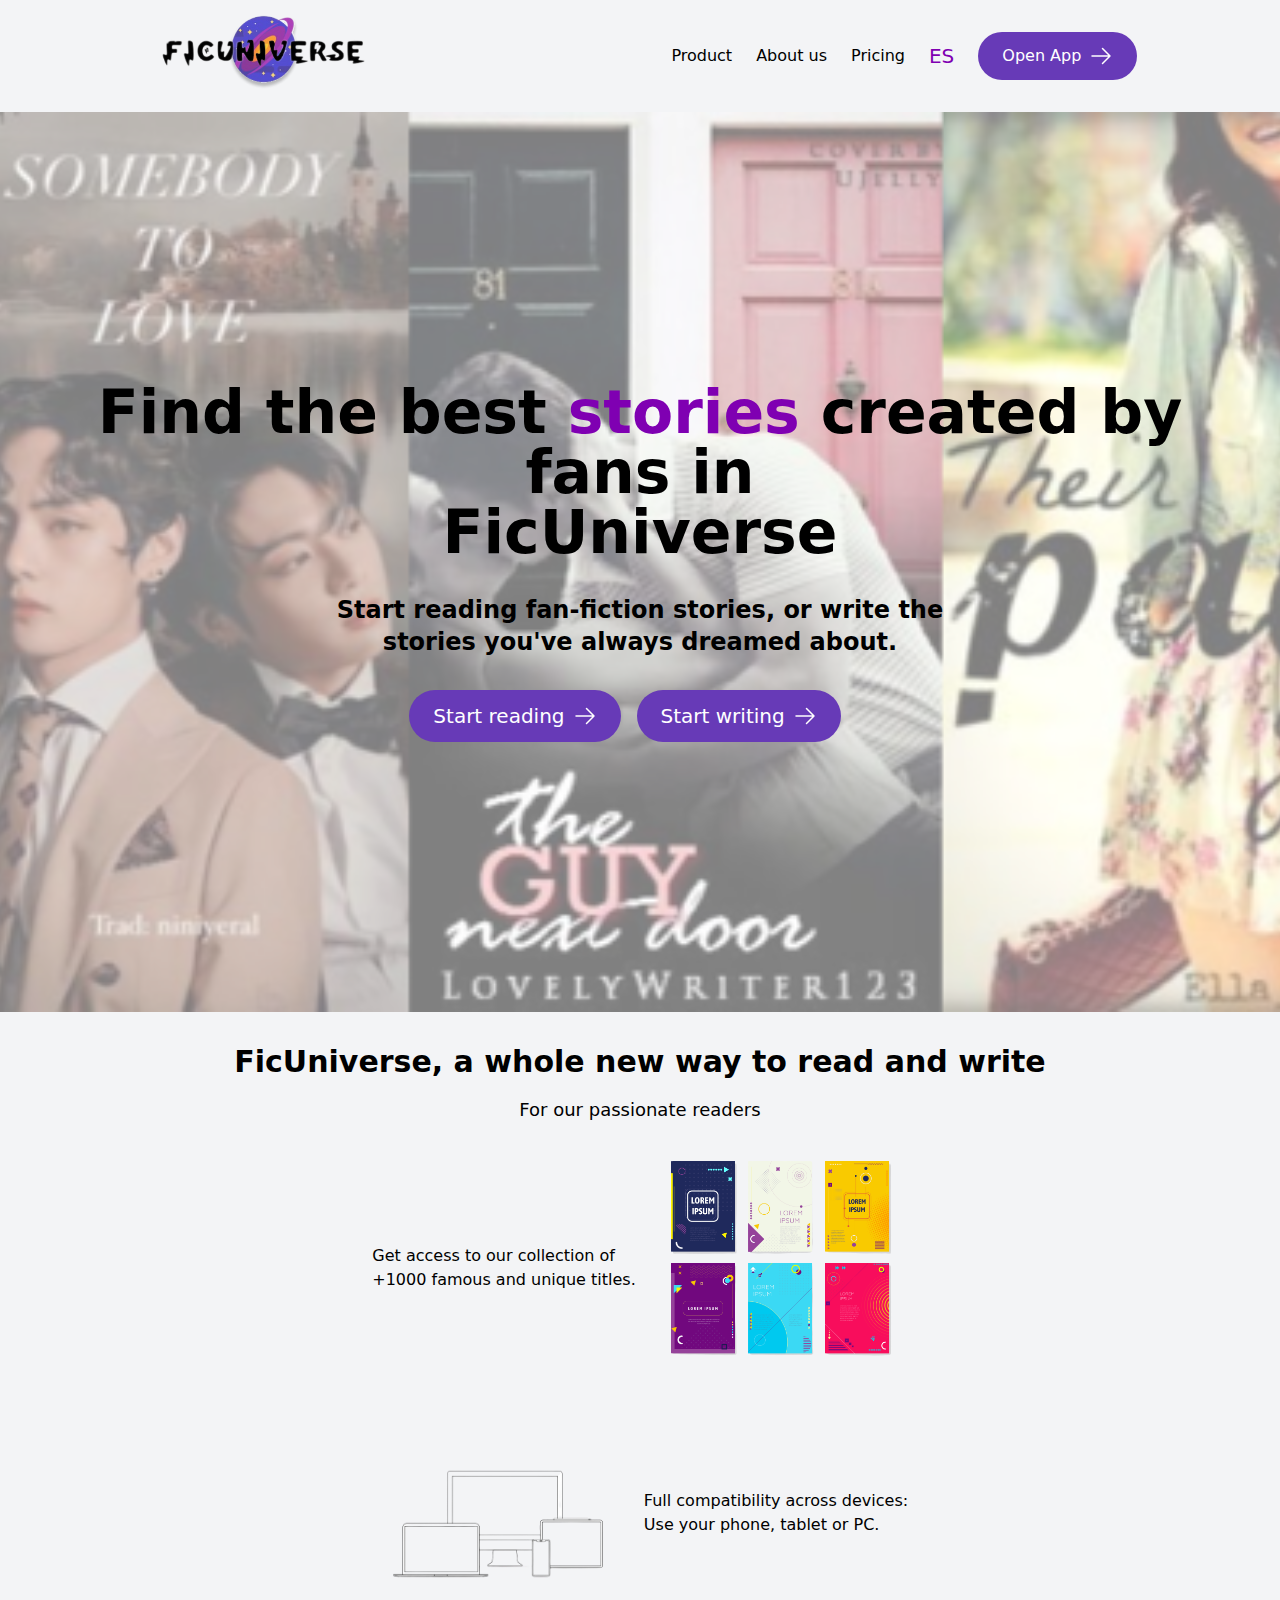
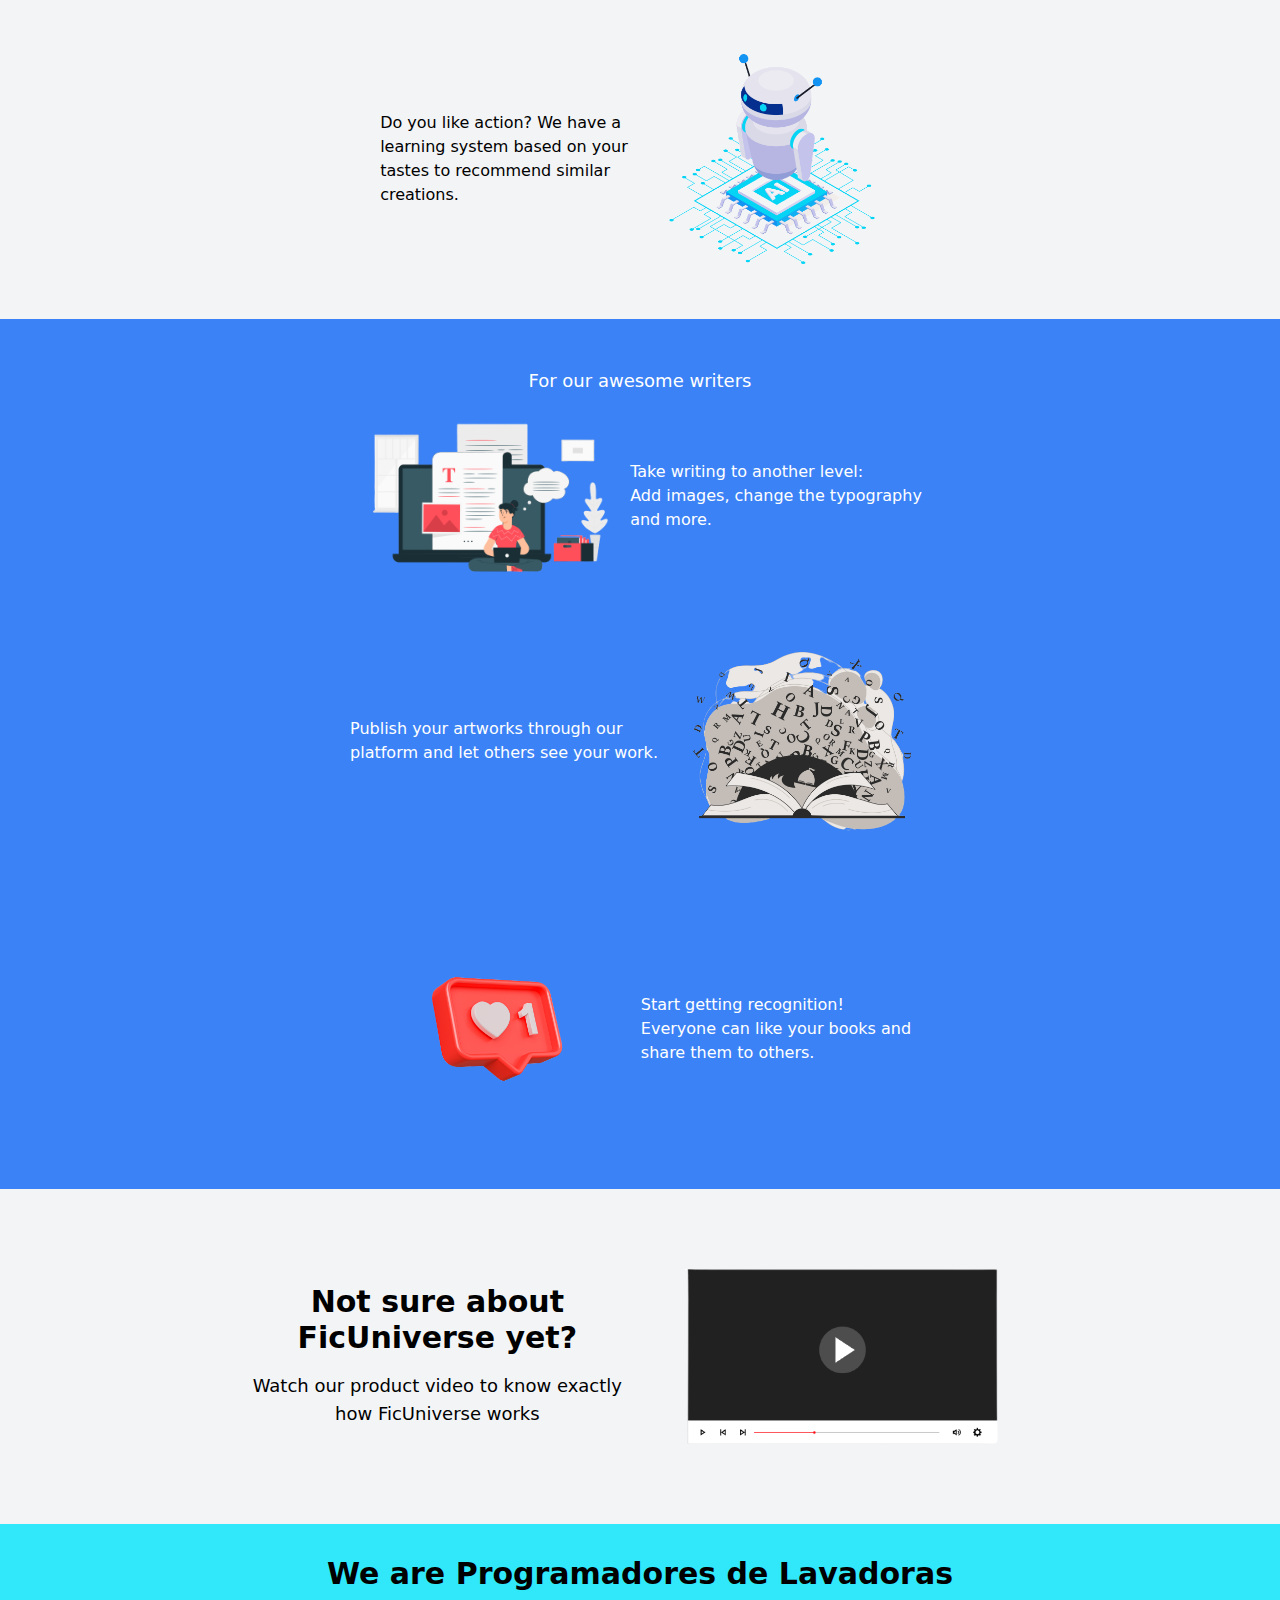
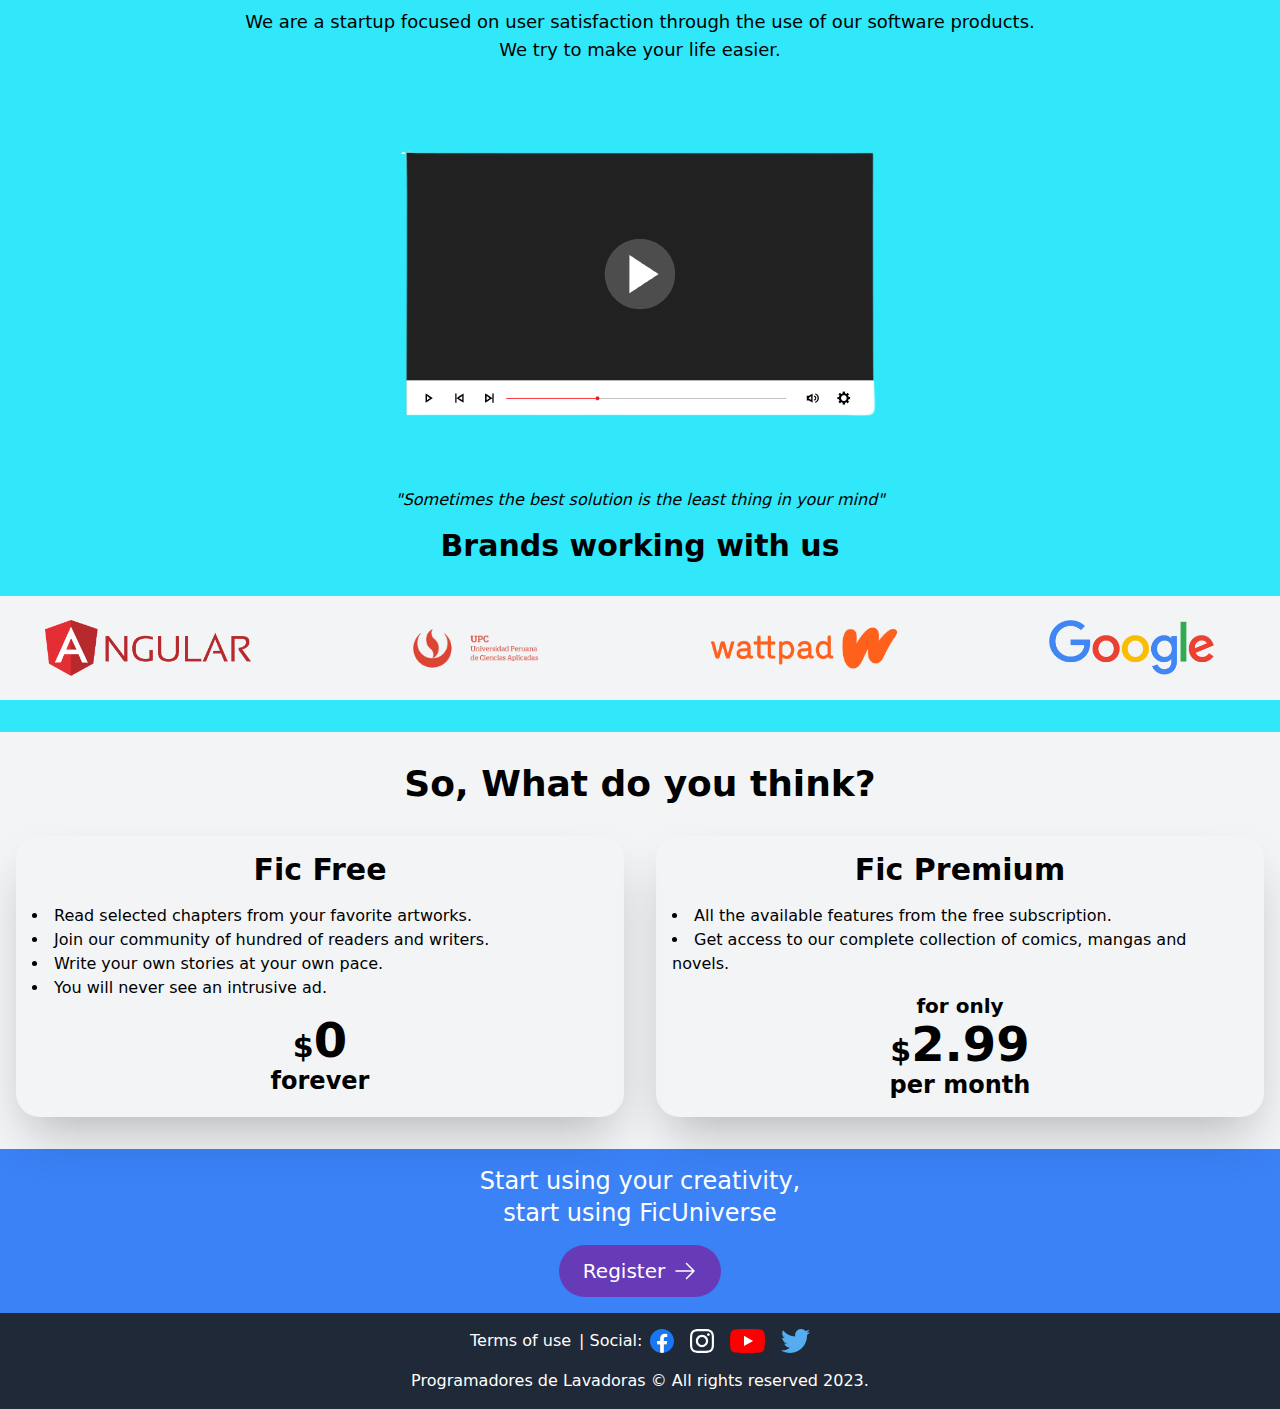
<file: index.html>
<!DOCTYPE html>
<html lang="en">
<head>
  <meta charset="UTF-8">
  <meta http-equiv="X-UA-Compatible" content="IE=edge">
  <meta name="viewport" content="width=device-width, initial-scale=1.0">
  <link rel="shortcut icon" href="./images/ficuniverse-logo.png" type="image/x-icon" />
  <meta name="robots" content="index, follow" />
  <title>Ficuniverse</title>
  <meta name="keywords" content="ficuniverse, reading app, app with easy book publishing" />
  <meta name="description" content="ficuniverse is the perfect platform for you to discover, share and engage with your favorite fanfic content." />
  <link rel="stylesheet" href="/styles/style.css">
  <script src="/scripts/main.js" defer></script>
</head>
<body class="layout">
  <div id="responsive-nav-bar" class="hidden md:hidden">
    <div class="w-full h-full fixed flex justify-center items-center bg-black/50 z-20">
      <div class="flex flex-col justify-center items-center rounded-xl bg-white w-56 shadow-sm shadow-black p-8 gap-6">
        <nav>
          <ul class="flex flex-col font-semibold gap-4">
            <li>
              <a href="#product" id="product-mobile-nav-link">
                <img src="/images/product.svg" alt="Computer with the product icon" class="w-6 h-6 inline">
                Product
              </a>
            </li>
            <li>
              <a href="#about-us" id="customer-mobile-nav-link">
                <img src="/images/us.svg" alt="Our team icon" class="w-6 h-6 inline">
                About us
              </a>
            </li>
            <li>
              <a href="#pricing" id="pricing-mobile-nav-link" >
                <img src="/images/pricing.svg" alt="Pricing icon" class="w-6 h-6 inline">
                Pricing
              </a>
            </li>
            <li>
              <a href="/es" id="pricing-mobile-nav-link">
                <img src="/images/language.svg" alt="Change language icon" class="w-6 h-6 inline">
                ES
              </a>
            </li>
            <li>
              <a href="https://read-1xljgl4ph-mangalounge.vercel.app" referrerpolicy="no-referrer">
                <img src="/images/launch.svg" alt="Launch icon" class="w-6 h-6 inline">
                Open App
              </a>
            </li>
          </ul>
        </nav>
        <button id="close-nav-bar-btn" aria-label="Close navigation bar">
          <svg xmlns="http://www.w3.org/2000/svg" class="h-6 w-6" fill="none" viewBox="0 0 24 24"stroke="currentColor" strokeWidth={2}>
            <path strokeLinecap="round" strokeLinejoin="round" d="M6 18L18 6M6 6l12 12" />
          </svg>
        </button>
      </div>
    </div>
  </div>
  <header class="flex justify-around items-center bg-gray-100 py-2">
    <a href="/">
      <img class="h-16 md:h-24 w-auto hover:scale-105 duration-300" src="/images/ficuniverse-horizontal.png" alt="ficuniverse app logo">
    </a>
    <nav class="hidden font-medium md:flex">
      <ul class="flex items-center gap-6">
        <li><a href="#product" id="product-nav-link" class="hover:text-primary hover:cursor-pointer">Product</a></li>
        <li><a href="#about-us" id="about-us-nav-link" class="hover:text-primary hover:cursor-pointer">About us</a></li>
        <li><a href="#pricing" id="pricing-nav-link" class="hover:text-primary hover:cursor-pointer">Pricing</a></li>
        <li><a href="/es" class="text-xl text-primary hover:text-secondary hover:cursor-pointer">ES</a></li>
        <li class="font-medium">
          <a href="https://ficuniverse.netlify.app" class="flex justify-center items-center btn-primary hover:bg-secondary duration-300 rounded-full gap-1 md:gap-2">
            <span class="text-sm md:text-base">Open App</span>
            <svg xmlns="http://www.w3.org/2000/svg" fill="none" viewBox="0 0 24 24" stroke-width="1.5" stroke="currentColor" class="w-4 h-4 md:w-6 md:h-6">
              <path stroke-linecap="round" stroke-linejoin="round" d="M13.5 4.5L21 12m0 0l-7.5 7.5M21 12H3" />
            </svg>
          </a>
        </li>
      </ul>
    </nav>
    <button id="toggle-navbar-btn" class="md:hidden rounded-lg p-2" aria-label="Toggle navigation bar visibility">
      <svg xmlns="http://www.w3.org/2000/svg" fill="none" viewBox="0 0 24 24" stroke-width="1.5" stroke="currentColor" class="w-8 h-8">
        <path stroke-linecap="round" stroke-linejoin="round" d="M3.75 6.75h16.5M3.75 12h16.5m-16.5 5.25h16.5" />
      </svg>      
    </button>
  </header>
  <main>
    <section class="relative min-h-screen bg-cover bg-bottom" style="background-image: url('./images/fondo_hero.png');">
      <div class="absolute h-full w-full bg-white opacity-50"></div>
      <div class="absolute h-full w-full flex flex-col justify-center items-center p-4 gap-8">
        <h1 class="text-4xl md:text-5xl lg:text-6xl text-center font-bold">Find the best <span class="text-primary">stories</span> created by  <br>fans in  <br> FicUniverse</h1>
        <p class="text-lg md:text-2xl font-semibold text-center">Start reading fan-fiction stories, or write the<br>stories you've always dreamed about.</p>
        <div class="flex items-center gap-4">
          <a href="https://ficuniverse.netlify.app" class="btn-primary text-white hover:bg-secondary duration-300 rounded-full flex items-center gap-1 md:gap-2">
            <span class="md:text-xl">Start reading</span>
            <svg xmlns="http://www.w3.org/2000/svg" fill="none" viewBox="0 0 24 24" stroke-width="1.5" stroke="currentColor" class="w-4 h-4 md:w-6 md:h-6">
              <path stroke-linecap="round" stroke-linejoin="round" d="M13.5 4.5L21 12m0 0l-7.5 7.5M21 12H3" />
            </svg>
          </a>

          <a href="https://ficuniverse.netlify.app" class="btn-primary text-white hover:bg-secondary duration-300 rounded-full flex items-center gap-1 md:gap-2" style="margin-right: 30px;">
            <span class="md:text-xl">Start writing</span>
            <svg xmlns="http://www.w3.org/2000/svg" fill="none" viewBox="0 0 24 24" stroke-width="1.5" stroke="currentColor" class="w-4 h-4 md:w-6 md:h-6">
              <path stroke-linecap="round" stroke-linejoin="round" d="M13.5 4.5L21 12m0 0l-7.5 7.5M21 12H3" />
            </svg>
          </a>
        </div>
      </div>
    </section>


    <section class="p-8 bg-gray-100" id="product">
      <h2 class="text-center font-bold text-3xl">FicUniverse, a whole new way to read and write</h2>
      <p class="text-center my-4 text-lg">For our passionate readers</p>
      <div class="flex flex-col gap-8">
        <div class="flex flex-wrap justify-center items-center gap-4">
          <p>Get access to our collection of<br>+1000 famous and unique titles.</p>
          <img class="w-56 md:w-64 h-auto" src="/images/books.png" alt="6 famous books together">
        </div>
        <div class="flex flex-wrap md:flex-row-reverse justify-center items-center gap-4">
          <p>Full compatibility across devices:<br>Use your phone, tablet or PC.</p>
          <img class="w-56 md:w-64 h-auto" src="/images/devices.png" alt="Diffent devices such as laptop, phone and tablet">
        </div>
        <div class="flex flex-wrap justify-center items-center gap-4">
          <p>Do you like action? We have a<br>learning system based on your<br>tastes to recommend similar <br>creations.</p>
          <img class="w-56 md:w-64 h-auto" src="/images/ai.png" alt="Cute robot learning with AI algorithms">
        </div>
      </div>
    </section>
    
    <section class="p-8 text-white bg-primary">
      <p class="text-center my-4 text-lg">For our awesome writers</p>
      <div class="flex flex-col gap-8">
          <div class="flex flex-wrap md:flex-row-reverse justify-center items-center gap-4">
              <p>Take writing to another level:<br>Add images, change the typography<br>and more.</p>
              <img class="w-56 md:w-64 h-auto" src="/images/writing.png" alt="Happy author working on a new title">
          </div>
          <div class="flex flex-wrap justify-center items-center gap-4">
              <p>Publish your artworks through our<br>platform and let others see your work.</p>
              <img class="w-56 md:w-64 h-auto" src="/images/book-upload.png" alt="A book with letters around it">
          </div>
          <div class="flex flex-wrap md:flex-row-reverse justify-center items-center gap-4">
              <p>Start getting recognition!<br>Everyone can like your books and<br>share them to others.</p>
              <img class="w-56 md:w-64 h-auto" src="/images/love.png" alt="A like notification">
          </div>
      </div>
  </section>
    
    <section class="flex justify-center items-center bg-gray-100 p-4 md:p-8" id="abou-us">
      <div class="grid grid-cols-1 items-center md:grid-cols-2 w:w-3/4 lg:w-2/3">
          <div class="text-center">
              <h2 class="font-bold text-3xl mb-4">Not sure about<br>FicUniverse yet?</h2>
              <p class="text-lg">Watch our product video to know exactly<br>how FicUniverse works</p>
          </div>
          <img src="/images/yt-video-placeholder.png" alt="Video about the product placeholder">
      </div>
  </section>
  <section id="about-us" class="flex flex-col justify-center items-center bg-tertiary py-4 md:py-8">
      <h2 class="font-bold text-3xl">We are Programadores de Lavadoras</h2>
      <p class="text-center text-lg my-4">We are a startup focused on user satisfaction through the use of our software products.<br>We try to make your life easier.</p>
      <img src="/images/yt-video-placeholder.png" alt="Video about the product placeholder">
      <p class="italic mb-4">"Sometimes the best solution is the least thing in your mind"</p>
      <p class="text-center text-3xl font-bold mb-8">Brands working with us</p>
      <div class="grid justify-items-center grid-cols-1 md:grid-cols-2 lg:grid-cols-4 gap-8 bg-gray-100 py-6 w-full">
          <img class="h-14 w-auto" src="/images/angular-logo.png" alt="Angular Framework logo" loading="lazy">
          <img class="h-14 w-auto" src="/images/upc-logo.png" alt="UPC logo" loading="lazy">
          <img class="h-14 w-auto" src="/images/Wattpad-logo.png" alt="Wattpad logo" loading="lazy">
          <img class="h-14 w-auto" src="/images/google-logo.png" alt="Google logo" loading="lazy">
      </div>
  </section>
<section id="pricing" class="flex flex-col justify-center items-center bg-gray-100 py-4 md:py-8 px-4 gap-8">
    <h2 class="text-center font-bold text-4xl">So, What do you think?</h2>
    <div class="grid grid-cols-1 md:grid-cols-2 gap-8">
        <div class="shadow-2xl rounded-3xl p-4">
            <h3 class="text-center font-bold text-3xl">Fic Free</h3>
            <ul class="list-inside list-disc my-4">
                <li>Read selected chapters from your favorite artworks.</li>
                <li>Join our community of hundred of readers and writers.</li>
                <li>Write your own stories at your own pace.</li>
                <li>You will never see an intrusive ad.</li>
            </ul>
            <div class="text-center font-bold">
                <p class="text-3xl">$<span class="text-5xl">0</span></p>
                <p class="text-2xl">forever</p>
            </div>
        </div>
        <div class="shadow-2xl rounded-3xl p-4">
            <h3 class="text-center font-bold text-3xl">Fic Premium</h3>
            <ul class="list-inside list-disc my-4">
                <li>All the available features from the free subscription.</li>
                <li>Get access to our complete collection of comics, mangas and novels.</li>
            </ul>
            <div class="text-center font-bold">
                <p class="text-xl">for only</p>
                <p class="text-3xl">$<span class="text-5xl">2.99</span></p>
                <p class="text-2xl">per month</p>
            </div>
        </div>
    </div>
  </section>
  <section class="flex flex-col justify-center items-center bg-primary text-center gap-4  p-4">
    <h2 class="text-2xl text-white">Start using your creativity,<br>start using FicUniverse</h2>
    <a href="https://ficuniverse.netlify.app" class="flex justify-center w-fit items-center btn-primary text-white hover:bg-secondary rounded-full gap-1 md:gap-2">
        <span class="md:text-xl">Register</span>
        <svg xmlns="http://www.w3.org/2000/svg" fill="none" viewBox="0 0 24 24" stroke-width="1.5" stroke="currentColor" class="w-4 h-4 md:w-6 md:h-6">
            <path stroke-linecap="round" stroke-linejoin="round" d="M13.5 4.5L21 12m0 0l-7.5 7.5M21 12H3" />
        </svg>
    </a>
</section>
</main>
  <footer class="flex flex-col justify-center items-center text-white bg-gray-800 gap-4 py-4">
    <div class="flex flex-col md:flex-row gap-2">
      <a href="/terms-of-use">Terms of use</a>
      <p>| Social:</p>
      <div class="flex justify-center md:justify-end gap-4">
        <a href="https://www.facebook.com/profile.php?id=100092188931885" referrerpolicy="no-referrer" target="_blank">
          <img class="h-6 w-auto" src="/images/facebook.svg" alt="Facebook logo"/>
        </a>
        <a href="https://www.instagram.com/mangaloungereadowo/" referrerpolicy="no-referrer" target="_blank">
          <img class="h-6 w-auto" src="/images/instagram.svg" alt="Instagram logo"/>
        </a>
        <a href="https://youtube.com/@MangaLounge_" referrerpolicy="no-referrer" target="_blank">
          <img class="h-6 w-auto" src="/images/youtube.svg" alt="Youtube logo"/>
        </a>
        <a href="https://twitter.com/LoungeManga" referrerpolicy="no-referrer" target="_blank">
          <img class="h-6 w-auto" src="/images/twitter.svg" alt="Twitter logo"/>
        </a>
      </div>
    </div>
    <p class="text-center">Programadores de Lavadoras &copy; All rights reserved 2023.</p>
  </footer>
</body>
</html>
</file>
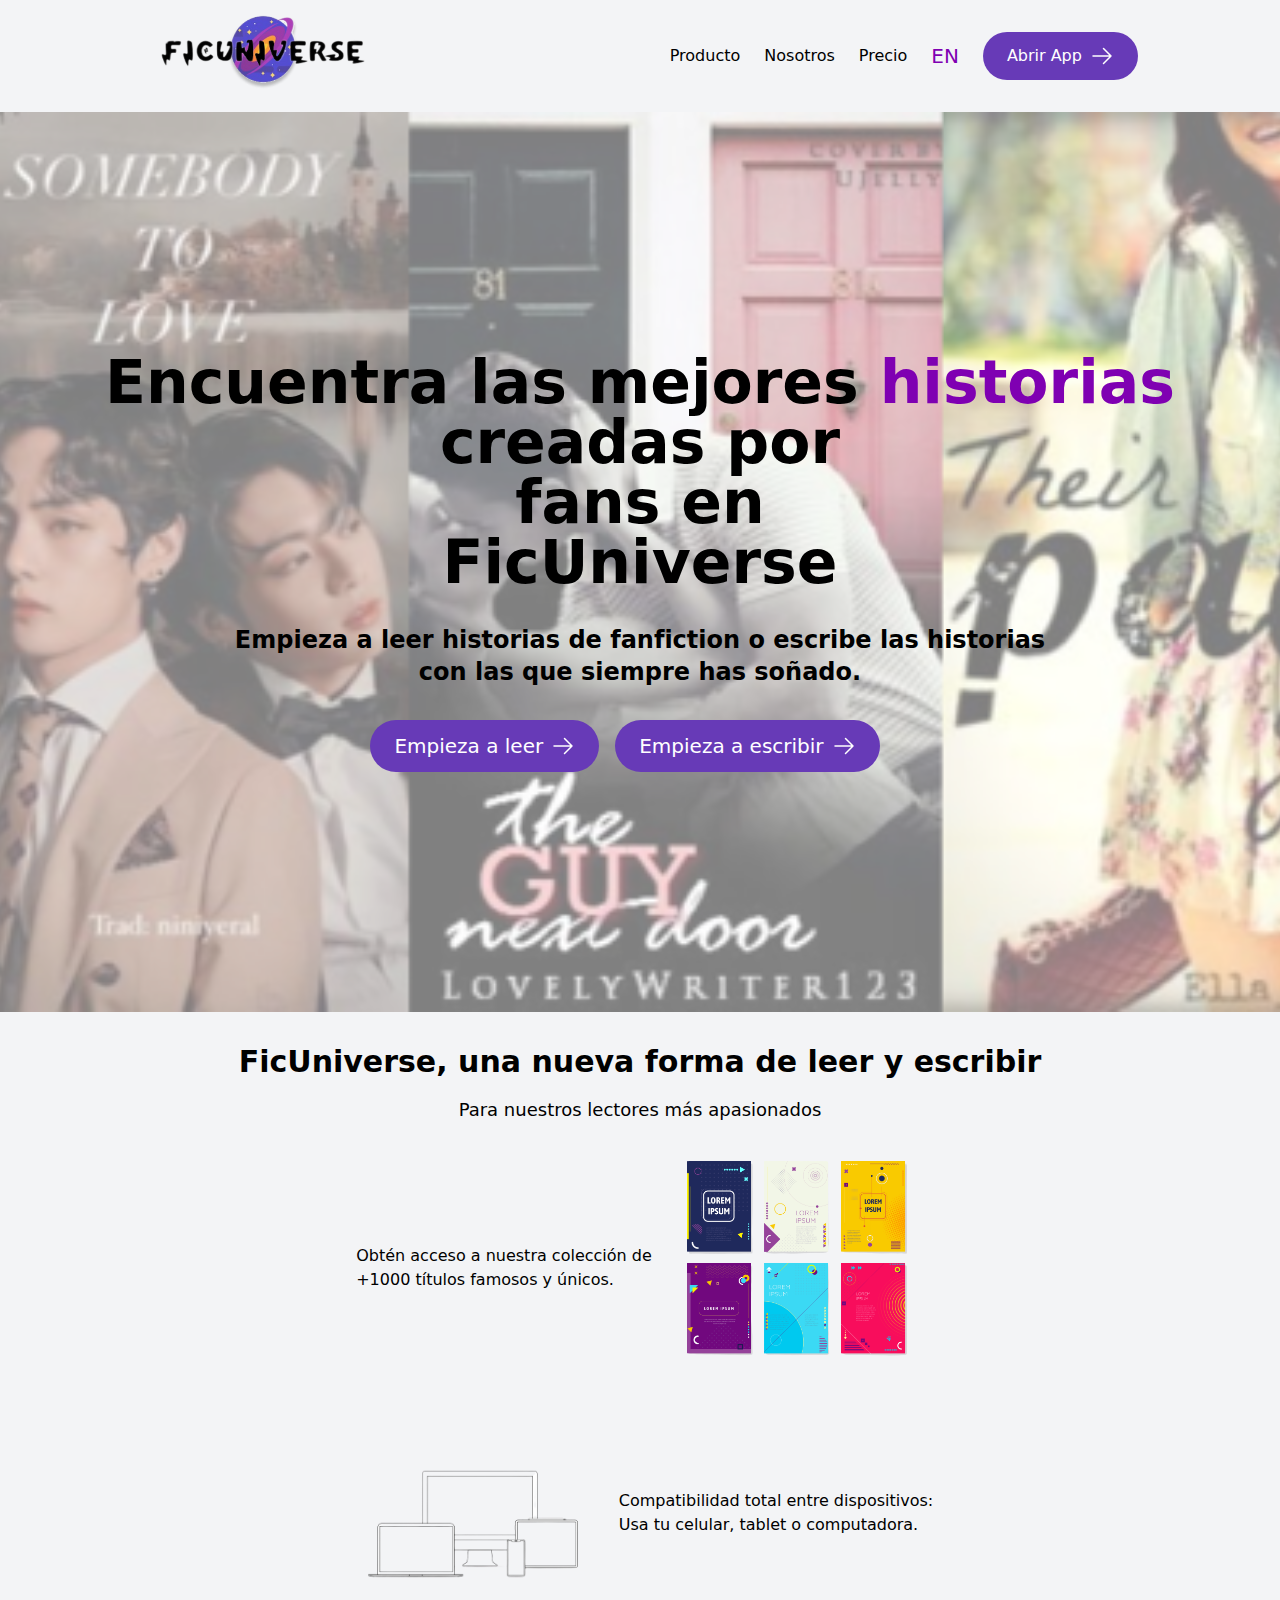
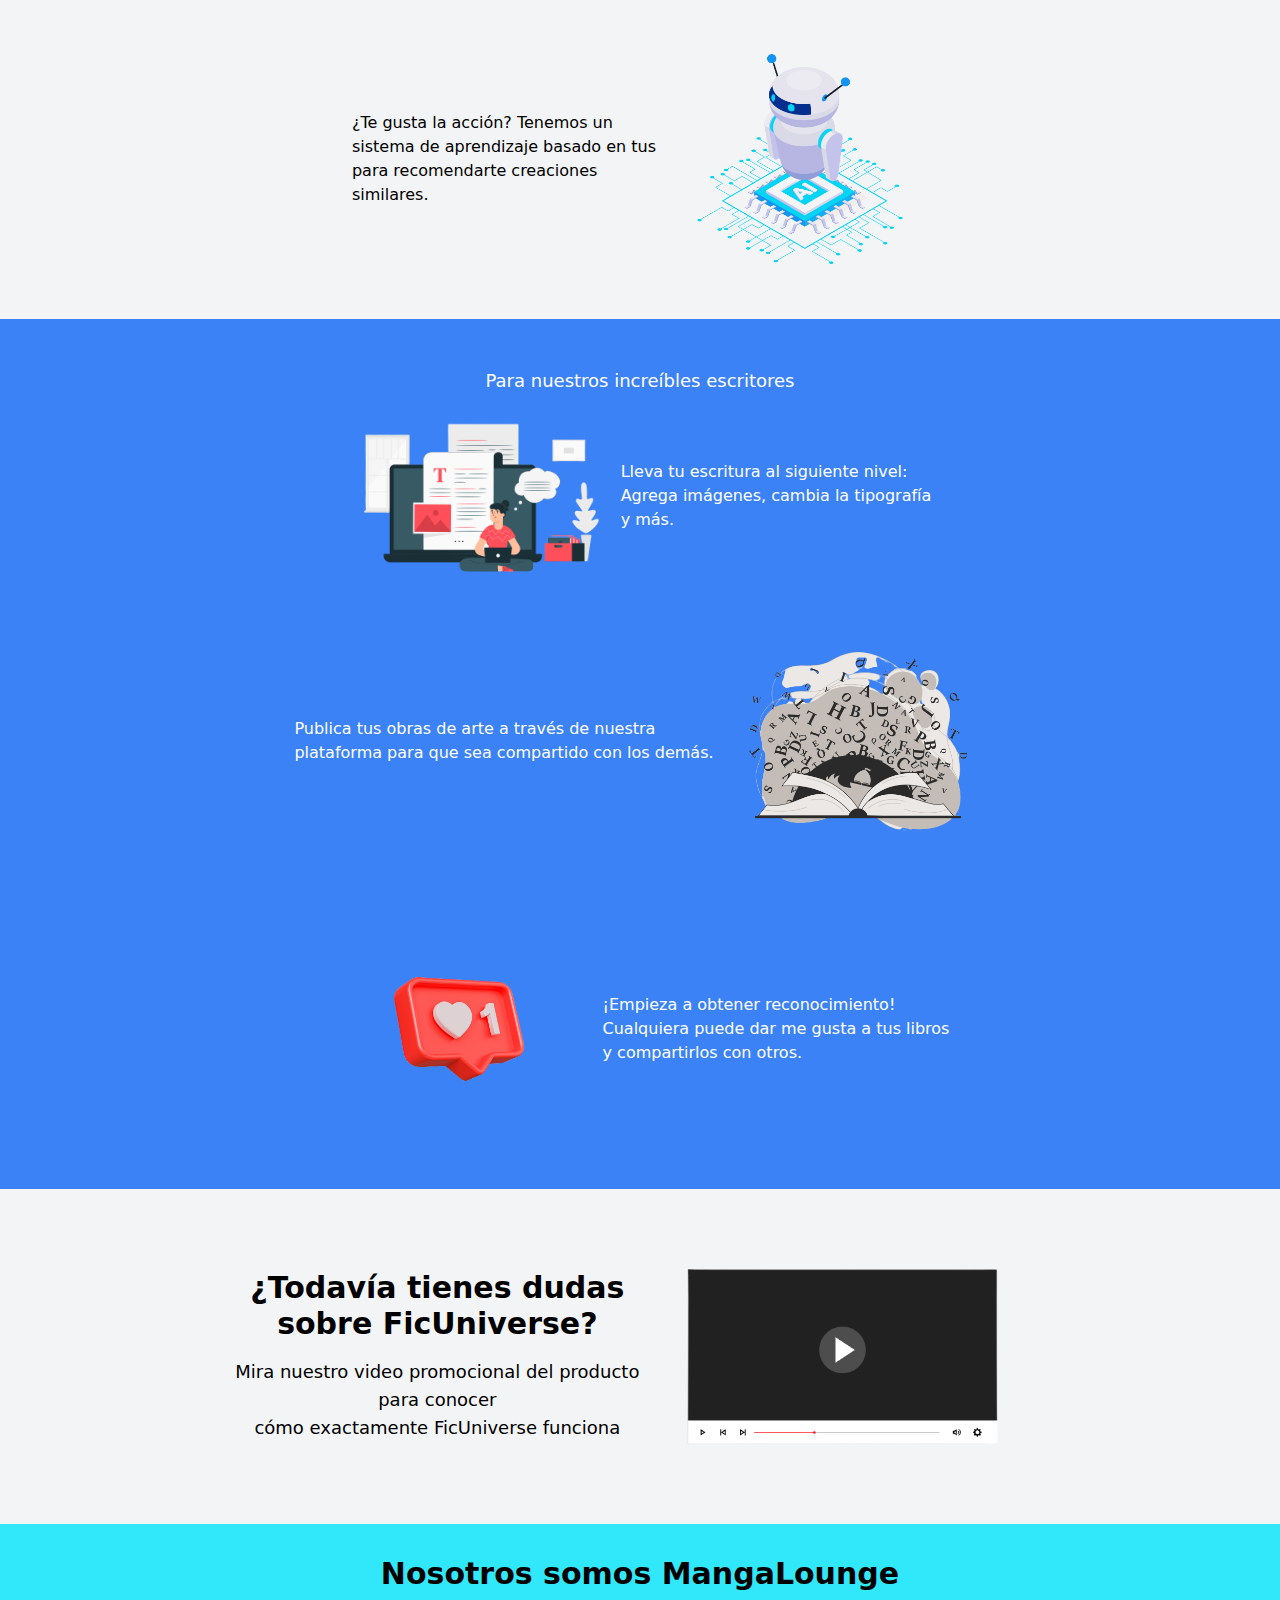
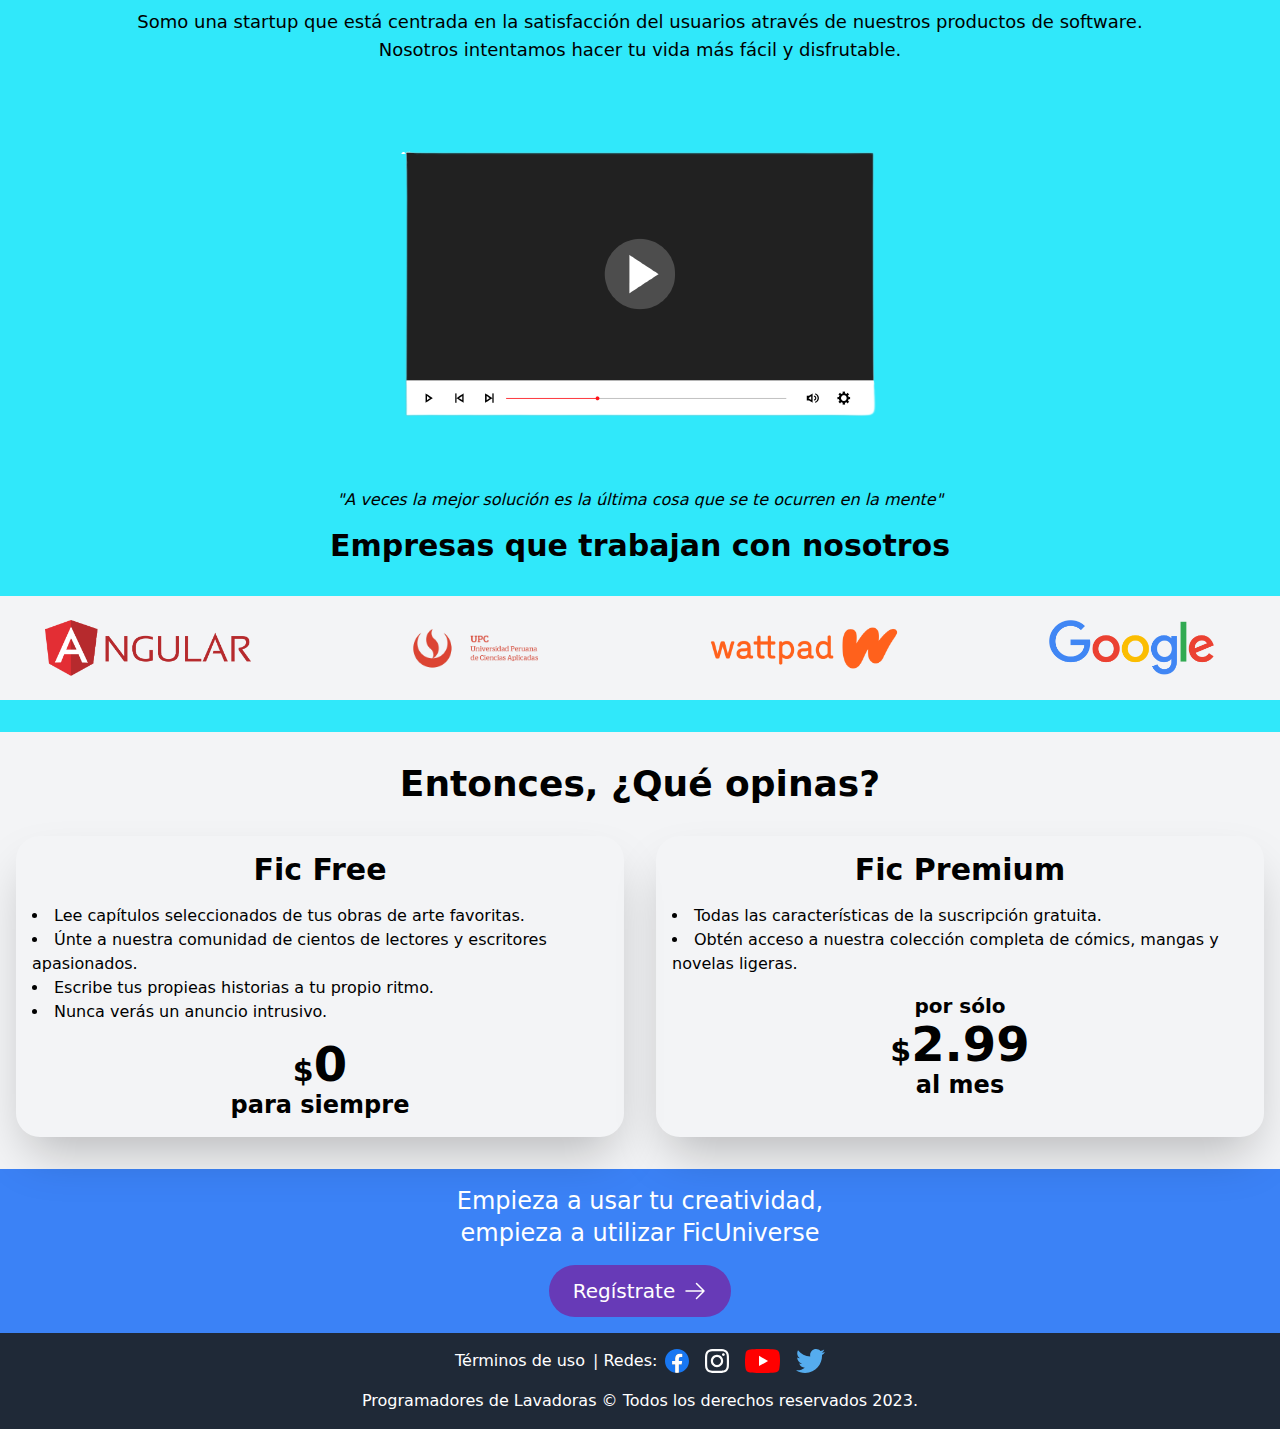
<file: es/index.html>
<!DOCTYPE html>
<html lang="es">
<head>
  <meta charset="UTF-8">
  <meta http-equiv="X-UA-Compatible" content="IE=edge">
  <meta name="viewport" content="width=device-width, initial-scale=1.0">
  <link rel="shortcut icon" href="/images/ficuniverse-logo.png" type="image/x-icon" />
  <meta name="robots" content="index, follow" />
  <title>ficuniverse</title>
  <meta name="keywords" content="ficuniverse, aplicación de lectura, aplicación con fácil publicación de libros" />
  <meta name="description" content="ficuniverse es la plataforma perfecta para que descubras, compartas y te involucres con tu contenido favorito de fanfics." />
  <link rel="stylesheet" href="/styles/style.css">
  <script src="/scripts/main.js" defer></script>
</head>
<body class="layout">
  <div id="responsive-nav-bar" class="hidden md:hidden">
    <div class="w-full h-full fixed flex justify-center items-center bg-black/50 z-20">
      <div class="flex flex-col justify-center items-center rounded-xl bg-white w-56 shadow-sm shadow-black p-8 gap-6">
        <nav>
          <ul class="flex flex-col font-semibold gap-4">
            <li>
              <a href="#product" id="product-mobile-nav-link">
                <img src="/images/product.svg" alt="Computadora con el producto" class="w-6 h-6 inline">
                Producto
              </a>
            </li>
            <li>
              <a href="#about-us" id="customer-mobile-nav-link">
                <img src="/images/us.svg" alt="Ícono de nuestro equipo" class="w-6 h-6 inline">
                Nosotros
              </a>
            </li>
            <li>
              <a href="#pricing" id="pricing-mobile-nav-link" >
                <img src="/images/pricing.svg" alt="Ícono de precio" class="w-6 h-6 inline">
                Precio
              </a>
            </li>
            <li>
              <a href="/" id="pricing-mobile-nav-link">
                <img src="/images/language.svg" alt="Ícono de cambiar idioma" class="w-6 h-6 inline">
                EN
              </a>
            </li>
            <li>
              <a href="https://read-1xljgl4ph-mangalounge.vercel.app" referrerpolicy="no-referrer">
                <img src="/images/launch.svg" alt="Ícono con cohete despegando" class="w-6 h-6 inline">
                Abrir App
              </a>
            </li>
          </ul>
        </nav>
        <button id="close-nav-bar-btn" aria-label="Close navigation bar">
          <svg xmlns="http://www.w3.org/2000/svg" class="h-6 w-6" fill="none" viewBox="0 0 24 24"stroke="currentColor" strokeWidth={2}>
            <path strokeLinecap="round" strokeLinejoin="round" d="M6 18L18 6M6 6l12 12" />
          </svg>
        </button>
      </div>
    </div>
  </div>
  <header class="flex justify-around items-center bg-gray-100 py-2">
    <a href="/es">
      <img class="h-16 md:h-24 w-auto hover:scale-105 duration-300" src="/images/ficuniverse-horizontal.png" alt="ficuniverse app logo">
    </a>
    <nav class="hidden font-medium md:flex">
      <ul class="flex items-center gap-6">
        <li><a href="#product" id="product-nav-link" class="hover:text-primary hover:cursor-pointer">Producto</a></li>
        <li><a href="#about-us" id="about-us-nav-link" class="hover:text-primary hover:cursor-pointer">Nosotros</a></li>
        <li><a href="#pricing" id="pricing-nav-link" class="hover:text-primary hover:cursor-pointer">Precio</a></li>
        <li><a href="/" class="text-xl text-primary hover:text-secondary hover:cursor-pointer">EN</a></li>
        <li class="font-medium">
          <a href="https://ficuniverse.netlify.app" class="flex justify-center items-center btn-primary hover:bg-secondary duration-300 rounded-full gap-1 md:gap-2">
            <span class="text-sm md:text-base">Abrir App</span>
            <svg xmlns="http://www.w3.org/2000/svg" fill="none" viewBox="0 0 24 24" stroke-width="1.5" stroke="currentColor" class="w-4 h-4 md:w-6 md:h-6">
              <path stroke-linecap="round" stroke-linejoin="round" d="M13.5 4.5L21 12m0 0l-7.5 7.5M21 12H3" />
            </svg>
          </a>
        </li>
      </ul>
    </nav>
    <button id="toggle-navbar-btn" class="md:hidden rounded-lg p-2" aria-label="Toggle navigation bar visibility">
      <svg xmlns="http://www.w3.org/2000/svg" fill="none" viewBox="0 0 24 24" stroke-width="1.5" stroke="currentColor" class="w-8 h-8">
        <path stroke-linecap="round" stroke-linejoin="round" d="M3.75 6.75h16.5M3.75 12h16.5m-16.5 5.25h16.5" />
      </svg>      
    </button>
  </header>
  <main>
    <section class="relative min-h-screen min-w-fit bg-cover  bg-bottom " style="background-image: url('/images/fondo_hero.png');">
      <div class="absolute h-full w-full bg-white opacity-50"></div>
      <div class="absolute h-full w-full flex flex-col justify-center items-center p-4 gap-8">
        <h1 class="text-4xl md:text-5xl lg:text-6xl text-center font-bold">Encuentra las mejores <span class="text-primary">historias</span> creadas por  <br>fans en  <br> FicUniverse</h1>
        <p class="text-lg md:text-2xl font-semibold text-center">Empieza a leer historias de fanfiction o escribe las historias <br>con las que siempre has soñado.</p>
        <div class="flex items-center gap-4">
          <a href="https://ficuniverse.netlify.app" class="btn-primary hover:bg-secondary duration-300 rounded-full flex items-center gap-1 md:gap-2">
            <span class="md:text-xl">Empieza a leer</span>
            <svg xmlns="http://www.w3.org/2000/svg" fill="none" viewBox="0 0 24 24" stroke-width="1.5" stroke="currentColor" class="w-4 h-4 md:w-6 md:h-6">
              <path stroke-linecap="round" stroke-linejoin="round" d="M13.5 4.5L21 12m0 0l-7.5 7.5M21 12H3" />
            </svg>
          </a>

          <a href="https://ficuniverse.netlify.app" class="btn-primary hover:bg-secondary duration-300 rounded-full flex items-center gap-1 md:gap-2" style="margin-right: 30px;">
            <span class="md:text-xl">Empieza a escribir</span>
            <svg xmlns="http://www.w3.org/2000/svg" fill="none" viewBox="0 0 24 24" stroke-width="1.5" stroke="currentColor" class="w-4 h-4 md:w-6 md:h-6">
              <path stroke-linecap="round" stroke-linejoin="round" d="M13.5 4.5L21 12m0 0l-7.5 7.5M21 12H3" />
            </svg>
          </a>
        </div>
      </div>
    </section>

    <section class="p-8 bg-gray-100" id="product">
      <h2 class="text-center font-bold text-3xl">FicUniverse, una nueva forma de leer y escribir</h2>
      <p class="text-center my-4 text-lg">Para nuestros lectores más apasionados</p>
      <div class="flex flex-col gap-8">
        <div class="flex flex-wrap justify-center items-center gap-4">
          <p>Obtén acceso a nuestra colección de<br>+1000 títulos famosos y únicos.</p>
          <img class="w-56 md:w-64 h-auto" src="/images/books.png" alt="6 libros famosos juntos">
        </div>
        <div class="flex flex-wrap md:flex-row-reverse justify-center items-center gap-4">
          <p>Compatibilidad total entre dispositivos:<br>Usa tu celular, tablet o computadora.</p>
          <img class="w-56 md:w-64 h-auto" src="/images/devices.png" alt="Diferentes dispositivos como laptop, celular y tablet">
        </div>
        <div class="flex flex-wrap justify-center items-center gap-4">
          <p>¿Te gusta la acción? Tenemos un<br>sistema de aprendizaje basado en tus<br>para recomendarte creaciones<br>similares.</p>
          <img class="w-56 md:w-64 h-auto" src="/images/ai.png" alt="Lindo robot aprendiendo con algoritmos de IA">
        </div>
      </div>
    </section>

    <section class="p-8 text-white bg-primary">
      <p class="text-center my-4 text-lg">Para nuestros increíbles escritores</p>
      <div class="flex flex-col gap-8">
        <div class="flex flex-wrap md:flex-row-reverse justify-center items-center gap-4">
          <p>Lleva tu escritura al siguiente nivel:<br>Agrega imágenes, cambia la tipografía<br>y más.</p>
          <img class="w-56 md:w-64 h-auto" src="/images/writing.png" alt="Autor feliz trabajando en una nueva obra">
        </div>
        <div class="flex flex-wrap justify-center items-center gap-4">
          <p>Publica tus obras de arte a través de nuestra<br>plataforma para que sea compartido con los demás.</p>
          <img class="w-56 md:w-64 h-auto" src="/images/book-upload.png" alt="Un libro con letras alrededor">
        </div>
        <div class="flex flex-wrap md:flex-row-reverse justify-center items-center gap-4">
          <p>¡Empieza a obtener reconocimiento!<br>Cualquiera puede dar me gusta a tus libros<br>y compartirlos con otros.</p>
          <img class="w-56 md:w-64 h-auto" src="/images/love.png" alt="Una notificación de me gusta">
        </div>
      </div>
    </section>
    
<section class="flex justify-center items-center bg-gray-100 p-4 md:p-8" id="abou-us">
      <div class="grid grid-cols-1 items-center md:grid-cols-2 w:w-3/4 lg:w-2/3">
        <div class="text-center">
          <h2 class="font-bold text-3xl mb-4">¿Todavía tienes dudas<br>sobre FicUniverse?</h2>
          <p class="text-lg">Mira nuestro video promocional del producto para conocer<br>cómo exactamente FicUniverse funciona</p>
        </div>
        <img src="/images/yt-video-placeholder.png" alt="Video about the product placeholder">
      </div>
    </section>
    <section id="about-us" class="flex flex-col justify-center items-center bg-tertiary py-4 md:py-8">
      <h2 class="font-bold text-3xl">Nosotros somos MangaLounge</h2>
      <p class="text-center text-lg my-4">Somo una startup que está centrada en la satisfacción del usuarios através de nuestros productos de software.<br>Nosotros intentamos hacer tu vida más fácil y disfrutable.</p>
      <img src="/images/yt-video-placeholder.png" alt="Video about the product placeholder">
      <p class="italic mb-4">"A veces la mejor solución es la última cosa que se te ocurren en la mente"</p>
      <p class="text-center text-3xl font-bold mb-8">Empresas que trabajan con nosotros</p>
      <div class="grid justify-items-center grid-cols-1 md:grid-cols-2 lg:grid-cols-4 gap-8 bg-gray-100 py-6 w-full">
        <img class="h-14 w-auto" src="/images/angular-logo.png" alt="Angular Framework logo" loading="lazy">
        <img class="h-14 w-auto" src="/images/upc-logo.png" alt="UPC logo" loading="lazy">
        <img class="h-14 w-auto" src="/images/Wattpad-logo.png" alt="wattpad logo" loading="lazy">
        <img class="h-14 w-auto" src="/images/google-logo.png" alt="Google logo" loading="lazy">
      </div>
    </section>
<section id="pricing" class="flex flex-col justify-center items-center bg-gray-100 py-4 md:py-8 px-4 gap-8">
      <h2 class="text-center font-bold text-4xl">Entonces, ¿Qué opinas?</h2>
      <div class="grid grid-cols-1 md:grid-cols-2 gap-8">
        <div class="shadow-2xl rounded-3xl p-4">
          <h3 class="text-center font-bold text-3xl">Fic Free</h3>
          <ul class="list-inside list-disc my-4">
            <li>Lee capítulos seleccionados de tus obras de arte favoritas.</li>
            <li>Únte a nuestra comunidad de cientos de lectores y escritores apasionados.</li>
            <li>Escribe tus propieas historias a tu propio ritmo.</li>
            <li>Nunca verás un anuncio intrusivo.</li>
          </ul>
          <div class="text-center font-bold">
            <p class="text-3xl">$<span class="text-5xl">0</span></p>
            <p class="text-2xl">para siempre</p>
          </div>
        </div>
        <div class="shadow-2xl rounded-3xl p-4">
          <h3 class="text-center font-bold text-3xl">Fic Premium</h3>
          <ul class="list-inside list-disc my-4">
            <li>Todas las características de la suscripción gratuita.</li>
            <li>Obtén acceso a nuestra colección completa de cómics, mangas y novelas ligeras.</li>
          </ul>
          <div class="text-center font-bold">
            <p class="text-xl">por sólo</p>
            <p class="text-3xl">$<span class="text-5xl">2.99</span></p>
            <p class="text-2xl">al mes</p>
          </div>
        </div>
      </div>
    </section>
    <section class="flex flex-col justify-center items-center  bg-primary text-center gap-4  p-4">
      <h2 class="text-2xl text-white">Empieza a usar tu creatividad,<br>empieza a utilizar FicUniverse</h2>
      <a href="https://ficuniverse.netlify.app" class="flex justify-center w-fit items-center btn-primary hover:bg-secondary text-white  rounded-full gap-1 md:gap-2">
        <span class="md:text-xl">Regístrate</span>
        <svg xmlns="http://www.w3.org/2000/svg" fill="none" viewBox="0 0 24 24" stroke-width="1.5" stroke="currentColor" class="w-4 h-4 md:w-6 md:h-6">
          <path stroke-linecap="round" stroke-linejoin="round" d="M13.5 4.5L21 12m0 0l-7.5 7.5M21 12H3" />
        </svg>
      </a>
    </section>
  </main>

  <footer class="flex flex-col justify-center items-center text-white bg-gray-800 gap-4 py-4">
    <div class="flex flex-col md:flex-row gap-2">
      <a href="/es/terminos-de-uso/">Términos de uso</a>
      <p>| Redes:</p>
      <div class="flex justify-center md:justify-end gap-4">
        <a href="https://www.facebook.com/profile.php?id=100092188931885" referrerpolicy="no-referrer" target="_blank">
          <img class="h-6 w-auto" src="/images/facebook.svg" alt="Facebook logo"/>
        </a>
        <a href="https://www.instagram.com/mangaloungereadowo/" referrerpolicy="no-referrer" target="_blank">
          <img class="h-6 w-auto" src="/images/instagram.svg" alt="Instagram logo"/>
        </a>
        <a href="https://youtube.com/@MangaLounge_" referrerpolicy="no-referrer" target="_blank">
          <img class="h-6 w-auto" src="/images/youtube.svg" alt="Youtube logo"/>
        </a>
        <a href="https://twitter.com/LoungeManga" referrerpolicy="no-referrer" target="_blank">
          <img class="h-6 w-auto" src="/images/twitter.svg" alt="Twitter logo"/>
        </a>
      </div>
    </div>
    <p class="text-center">Programadores de Lavadoras &copy; Todos los derechos reservados 2023.</p>
  </footer>

</body>
</html>
</file>
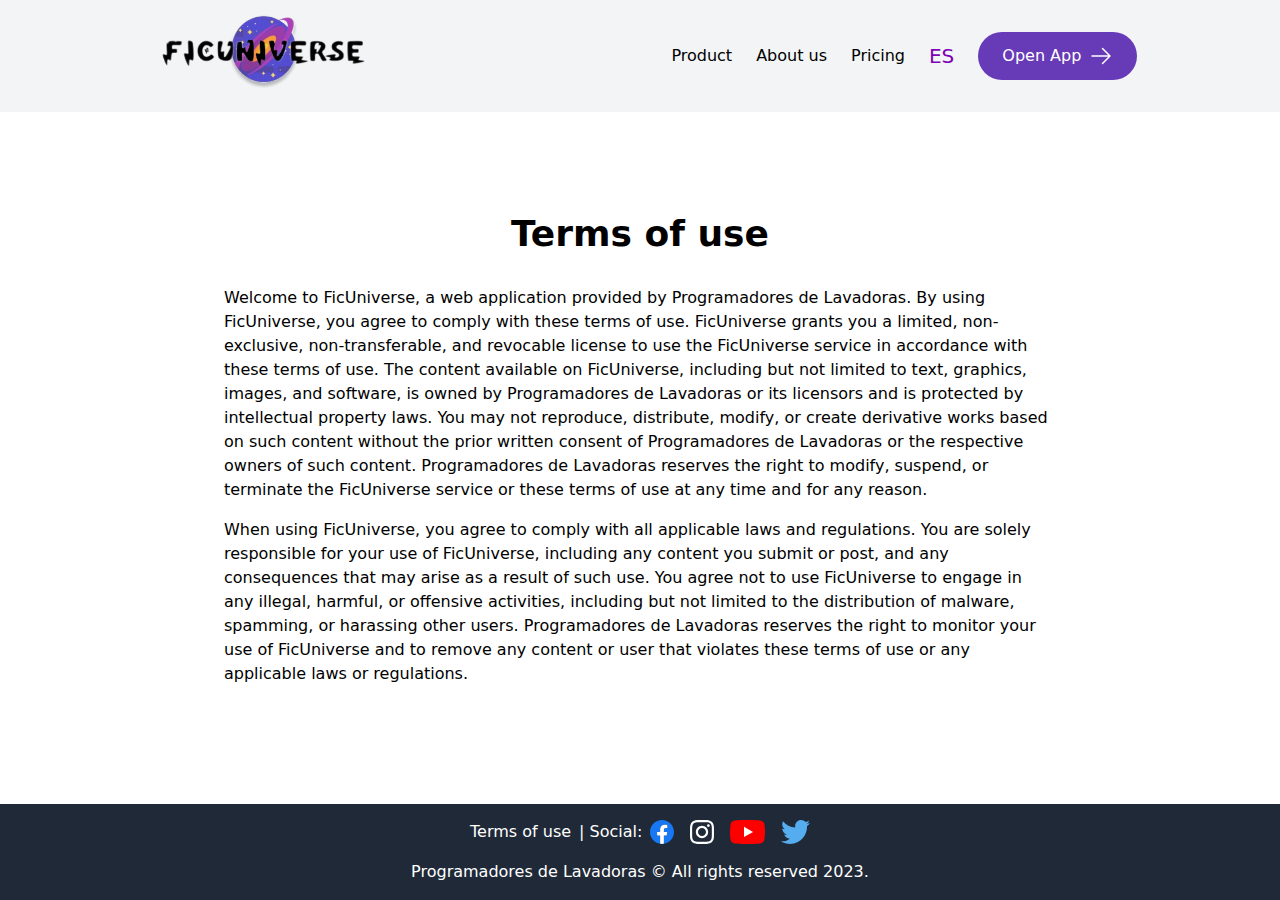
<file: terms-of-use/index.html>
<!DOCTYPE html>
<html lang="en">
<head>
  <meta charset="UTF-8">
  <meta http-equiv="X-UA-Compatible" content="IE=edge">
  <meta name="viewport" content="width=device-width, initial-scale=1.0">
  <link rel="shortcut icon" href="/images/ficuniverse-logo.png" type="image/x-icon" />
  <meta name="robots" content="index, follow" />
  <title>ficuniverse</title>
  <meta name="keywords" content="ficuniverse Terms of Use, Comic App, Manga App, Light novel App, reading app, easy publishing app" />
  <meta name="description" content="Learn about ficuniverse's terms of use to start using our comprehensive platform that caters to both manga and light novel enthusiasts." />
  <link rel="stylesheet" href="/styles/style.css">
  <script src="/scripts/main.js" defer></script>
</head>
<body class="layout">
<div id="responsive-nav-bar" class="hidden md:hidden">
  <div class="w-full h-full fixed flex justify-center items-center bg-black/50 z-20">
    <div class="flex flex-col justify-center items-center rounded-xl bg-white w-56 shadow-sm shadow-black p-8 gap-6">
      <nav>
        <ul class="flex flex-col font-semibold gap-4">
          <li>
            <a href="#product" id="product-mobile-nav-link">
              <img src="/images/product.svg" alt="Computer with the product icon" class="w-6 h-6 inline">
              Product
            </a>
          </li>
          <li>
            <a href="#about-us" id="customer-mobile-nav-link">
              <img src="/images/us.svg" alt="Our team icon" class="w-6 h-6 inline">
              About us
            </a>
          </li>
          <li>
            <a href="#pricing" id="pricing-mobile-nav-link" >
              <img src="/images/pricing.svg" alt="Pricing icon" class="w-6 h-6 inline">
              Pricing
            </a>
          </li>
          <li>
            <a href="/es" id="pricing-mobile-nav-link">
              <img src="/images/language.svg" alt="Change language icon" class="w-6 h-6 inline">
              ES
            </a>
          </li>
          <li>
            <a href="https://read-1xljgl4ph-mangalounge.vercel.app" referrerpolicy="no-referrer">
              <img src="/images/launch.svg" alt="Launch icon" class="w-6 h-6 inline">
              Open App
            </a>
          </li>
        </ul>
      </nav>
      <button id="close-nav-bar-btn" aria-label="Close navigation bar">
        <svg xmlns="http://www.w3.org/2000/svg" class="h-6 w-6" fill="none" viewBox="0 0 24 24"stroke="currentColor" strokeWidth={2}>
          <path strokeLinecap="round" strokeLinejoin="round" d="M6 18L18 6M6 6l12 12" />
        </svg>
      </button>
    </div>
  </div>
</div>
<header class="flex justify-around items-center bg-gray-100 py-2">
  <a href="/">
    <img class="h-16 md:h-24 w-auto hover:scale-105 duration-300" src="/images/ficuniverse-horizontal.png" alt="ficuniverse app logo">
  </a>
  <nav class="hidden font-medium md:flex">
    <ul class="flex items-center gap-6">
      <li><a href="#product" id="product-nav-link" class="hover:text-primary hover:cursor-pointer">Product</a></li>
      <li><a href="#about-us" id="about-us-nav-link" class="hover:text-primary hover:cursor-pointer">About us</a></li>
      <li><a href="#pricing" id="pricing-nav-link" class="hover:text-primary hover:cursor-pointer">Pricing</a></li>
      <li><a href="/es" class="text-xl text-primary hover:text-secondary hover:cursor-pointer">ES</a></li>
      <li class="font-medium">
        <a href="https://ficuniverse.netlify.app" class="flex justify-center items-center btn-primary hover:bg-secondary duration-300 rounded-full gap-1 md:gap-2">
          <span class="text-sm md:text-base">Open App</span>
          <svg xmlns="http://www.w3.org/2000/svg" fill="none" viewBox="0 0 24 24" stroke-width="1.5" stroke="currentColor" class="w-4 h-4 md:w-6 md:h-6">
            <path stroke-linecap="round" stroke-linejoin="round" d="M13.5 4.5L21 12m0 0l-7.5 7.5M21 12H3" />
          </svg>
        </a>
      </li>
    </ul>
  </nav>
  <button id="toggle-navbar-btn" class="md:hidden rounded-lg p-2" aria-label="Toggle navigation bar visibility">
    <svg xmlns="http://www.w3.org/2000/svg" fill="none" viewBox="0 0 24 24" stroke-width="1.5" stroke="currentColor" class="w-8 h-8">
      <path stroke-linecap="round" stroke-linejoin="round" d="M3.75 6.75h16.5M3.75 12h16.5m-16.5 5.25h16.5" />
    </svg>
  </button>
</header>
<main class="flex flex-col justify-center items-center gap-8 px-4">
  <h1 class="text-center text-4xl font-bold">Terms of use</h1>
  <div class="md:w-2/3">
    <p>Welcome to FicUniverse, a web application provided by Programadores de Lavadoras. By using FicUniverse, you agree to comply with these terms of use. FicUniverse grants you a limited, non-exclusive, non-transferable, and revocable license to use the FicUniverse service in accordance with these terms of use. The content available on FicUniverse, including but not limited to text, graphics, images, and software, is owned by Programadores de Lavadoras or its licensors and is protected by intellectual property laws. You may not reproduce, distribute, modify, or create derivative works based on such content without the prior written consent of Programadores de Lavadoras or the respective owners of such content. Programadores de Lavadoras reserves the right to modify, suspend, or terminate the FicUniverse service or these terms of use at any time and for any reason.</p>
    <p class="my-4">When using FicUniverse, you agree to comply with all applicable laws and regulations. You are solely responsible for your use of FicUniverse, including any content you submit or post, and any consequences that may arise as a result of such use. You agree not to use FicUniverse to engage in any illegal, harmful, or offensive activities, including but not limited to the distribution of malware, spamming, or harassing other users. Programadores de Lavadoras reserves the right to monitor your use of FicUniverse and to remove any content or user that violates these terms of use or any applicable laws or regulations.</p>
  </div>
</main>
<footer class="flex flex-col justify-center items-center text-white bg-gray-800 gap-4 py-4">
  <div class="flex flex-col md:flex-row gap-2">
    <a href="/terms-of-use">Terms of use</a>
    <p>| Social:</p>
    <div class="flex justify-center md:justify-end gap-4">
      <a href="https://www.facebook.com/profile.php?id=100092188931885" referrerpolicy="no-referrer" target="_blank">
        <img class="h-6 w-auto" src="/images/facebook.svg" alt="Facebook logo"/>
      </a>
      <a href="https://www.instagram.com/mangaloungeFicUniverse/" referrerpolicy="no-referrer" target="_blank">
        <img class="h-6 w-auto" src="/images/instagram.svg" alt="Instagram logo"/>
      </a>
      <a href="https://youtube.com/@MangaLounge_" referrerpolicy="no-referrer" target="_blank">
        <img class="h-6 w-auto" src="/images/youtube.svg" alt="Youtube logo"/>
      </a>
      <a href="https://twitter.com/LoungeManga" referrerpolicy="no-referrer" target="_blank">
        <img class="h-6 w-auto" src="/images/twitter.svg" alt="Twitter logo"/>
      </a>
    </div>
  </div>
  <p class="text-center">Programadores de Lavadoras &copy; All rights reserved 2023.</p>
</footer>

</body>
</html>
</file>
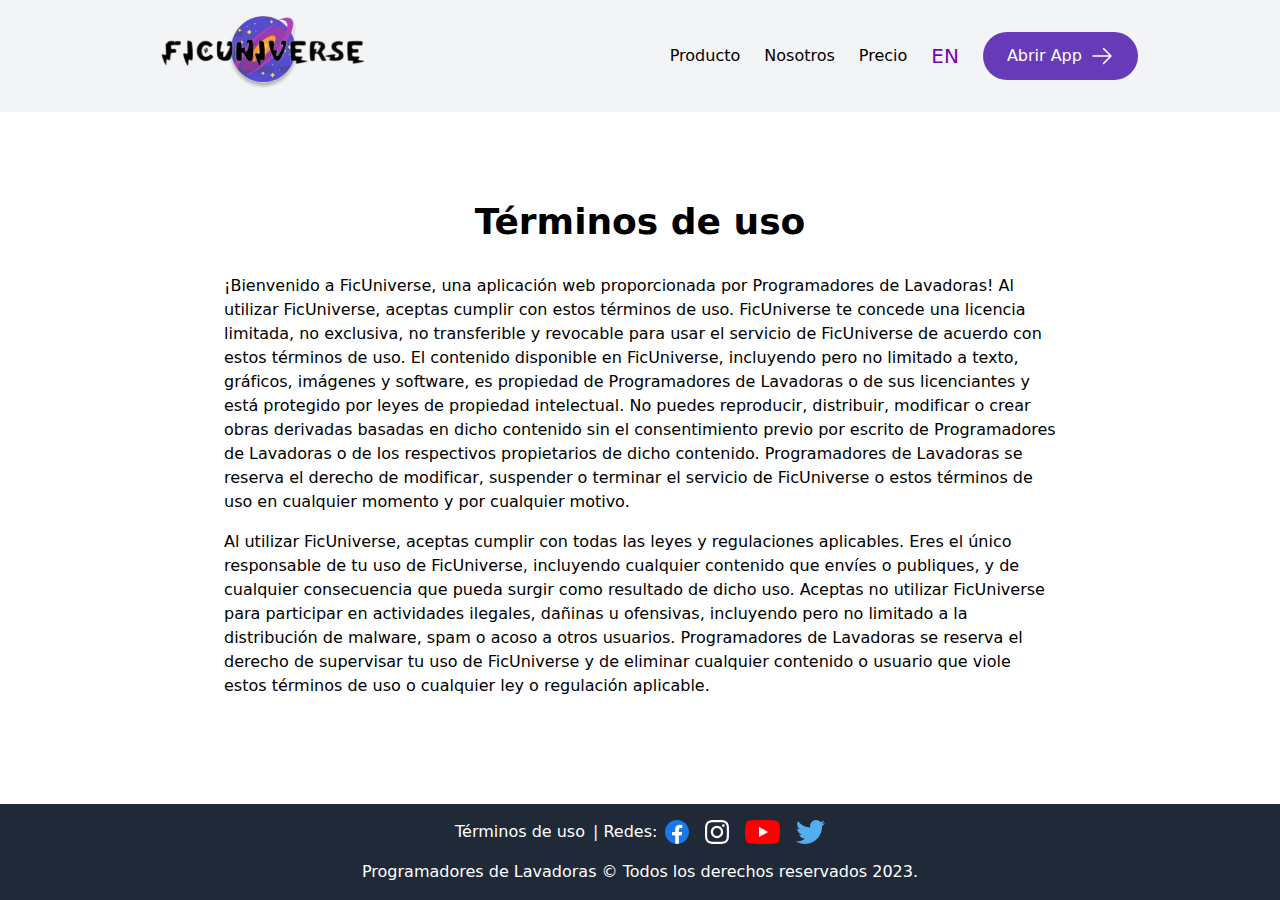
<file: es/terminos-de-uso/index.html>
<!DOCTYPE html>
<html lang="es">
  <head>
    <meta charset="UTF-8">
    <meta http-equiv="X-UA-Compatible" content="IE=edge">
    <meta name="viewport" content="width=device-width, initial-scale=1.0">
    <link rel="shortcut icon" href="/images/ficuniverse-logo.png" type="image/x-icon" />
    <meta name="robots" content="index, follow" />
    <title>ficuniverse</title>
    <meta name="keywords" content="ficuniverse términos de uso, Aplicación de comics, Aplicación de manga, Aplicación de novelas ligeras, aplicación de lectura, aplicación con fácil publicación de libros" />
    <meta name="description" content="Conoce acerca de los términos de uso de ficuniverse para empezar a usar nuestra plataforma que atiende a los entusiastas del manga y novela ligera." />
    <link rel="stylesheet" href="/styles/style.css">
    <script src="/scripts/main.js" defer></script>
  </head>
  <body class="layout">
    <div id="responsive-nav-bar" class="hidden md:hidden">
      <div class="w-full h-full fixed flex justify-center items-center bg-black/50 z-20">
        <div class="flex flex-col justify-center items-center rounded-xl bg-white w-56 shadow-sm shadow-black p-8 gap-6">
          <nav>
            <ul class="flex flex-col font-semibold gap-4">
              <li>
                <a href="#product" id="product-mobile-nav-link">
                  <img src="/images/product.svg" alt="Computadora con el producto" class="w-6 h-6 inline">
                  Producto
                </a>
              </li>
              <li>
                <a href="#about-us" id="customer-mobile-nav-link">
                  <img src="/images/us.svg" alt="Ícono de nuestro equipo" class="w-6 h-6 inline">
                  Nosotros
                </a>
              </li>
              <li>
                <a href="#pricing" id="pricing-mobile-nav-link" >
                  <img src="/images/pricing.svg" alt="Ícono de precio" class="w-6 h-6 inline">
                  Precio
                </a>
              </li>
              <li>
                <a href="/" id="pricing-mobile-nav-link">
                  <img src="/images/language.svg" alt="Ícono de cambiar idioma" class="w-6 h-6 inline">
                  EN
                </a>
              </li>
              <li>
                <a href="https://read-1xljgl4ph-mangalounge.vercel.app" referrerpolicy="no-referrer">
                  <img src="/images/launch.svg" alt="Ícono con cohete despegando" class="w-6 h-6 inline">
                  Abrir App
                </a>
              </li>
            </ul>
          </nav>
          <button id="close-nav-bar-btn" aria-label="Close navigation bar">
            <svg xmlns="http://www.w3.org/2000/svg" class="h-6 w-6" fill="none" viewBox="0 0 24 24"stroke="currentColor" strokeWidth={2}>
              <path strokeLinecap="round" strokeLinejoin="round" d="M6 18L18 6M6 6l12 12" />
            </svg>
          </button>
        </div>
      </div>
    </div>
    <header class="flex justify-around items-center bg-gray-100 py-2">
      <a href="/es">
        <img class="h-16 md:h-24 w-auto hover:scale-105 duration-300" src="/images/ficuniverse-horizontal.png" alt="ficuniverse app logo">
      </a>
      <nav class="hidden font-medium md:flex">
        <ul class="flex items-center gap-6">
          <li><a href="#product" id="product-nav-link" class="hover:text-primary hover:cursor-pointer">Producto</a></li>
          <li><a href="#about-us" id="about-us-nav-link" class="hover:text-primary hover:cursor-pointer">Nosotros</a></li>
          <li><a href="#pricing" id="pricing-nav-link" class="hover:text-primary hover:cursor-pointer">Precio</a></li>
          <li><a href="/" class="text-xl text-primary hover:text-secondary hover:cursor-pointer">EN</a></li>
          <li class="font-medium">
            <a href="https://ficuniverse.netlify.app" class="flex justify-center items-center btn-primary hover:bg-secondary duration-300 rounded-full gap-1 md:gap-2">
              <span class="text-sm md:text-base">Abrir App</span>
              <svg xmlns="http://www.w3.org/2000/svg" fill="none" viewBox="0 0 24 24" stroke-width="1.5" stroke="currentColor" class="w-4 h-4 md:w-6 md:h-6">
                <path stroke-linecap="round" stroke-linejoin="round" d="M13.5 4.5L21 12m0 0l-7.5 7.5M21 12H3" />
              </svg>
            </a>
          </li>
        </ul>
      </nav>
      <button id="toggle-navbar-btn" class="md:hidden rounded-lg p-2" aria-label="Toggle navigation bar visibility">
        <svg xmlns="http://www.w3.org/2000/svg" fill="none" viewBox="0 0 24 24" stroke-width="1.5" stroke="currentColor" class="w-8 h-8">
          <path stroke-linecap="round" stroke-linejoin="round" d="M3.75 6.75h16.5M3.75 12h16.5m-16.5 5.25h16.5" />
        </svg>      
      </button>
    </header>
    <main class="flex flex-col justify-center items-center gap-8 px-4">
      <h1 class="text-center text-4xl font-bold">Términos de uso</h1>
      <div class="md:w-2/3 ">
        <p>¡Bienvenido a FicUniverse, una aplicación web proporcionada por Programadores de Lavadoras! Al utilizar FicUniverse, aceptas cumplir con estos términos de uso. FicUniverse te concede una licencia limitada, no exclusiva, no transferible y revocable para usar el servicio de FicUniverse de acuerdo con estos términos de uso. El contenido disponible en FicUniverse, incluyendo pero no limitado a texto, gráficos, imágenes y software, es propiedad de Programadores de Lavadoras o de sus licenciantes y está protegido por leyes de propiedad intelectual. No puedes reproducir, distribuir, modificar o crear obras derivadas basadas en dicho contenido sin el consentimiento previo por escrito de Programadores de Lavadoras o de los respectivos propietarios de dicho contenido. Programadores de Lavadoras se reserva el derecho de modificar, suspender o terminar el servicio de FicUniverse o estos términos de uso en cualquier momento y por cualquier motivo.</p>
        <p class="my-4">Al utilizar FicUniverse, aceptas cumplir con todas las leyes y regulaciones aplicables. Eres el único responsable de tu uso de FicUniverse, incluyendo cualquier contenido que envíes o publiques, y de cualquier consecuencia que pueda surgir como resultado de dicho uso. Aceptas no utilizar FicUniverse para participar en actividades ilegales, dañinas u ofensivas, incluyendo pero no limitado a la distribución de malware, spam o acoso a otros usuarios. Programadores de Lavadoras se reserva el derecho de supervisar tu uso de FicUniverse y de eliminar cualquier contenido o usuario que viole estos términos de uso o cualquier ley o regulación aplicable.</p>
      </div>
    </main>
    <footer class="flex flex-col justify-center items-center text-white bg-gray-800 gap-4 py-4">
      <div class="flex flex-col md:flex-row gap-2">
        <a href="/es/terminos-de-uso/">Términos de uso</a>
        <p>| Redes:</p>
        <div class="flex justify-center md:justify-end gap-4">
          <a href="https://www.facebook.com/profile.php?id=100092188931885" referrerpolicy="no-referrer" target="_blank">
            <img class="h-6 w-auto" src="/images/facebook.svg" alt="Facebook logo"/>
          </a>
          <a href="https://www.instagram.com/mangaloungereadowo/" referrerpolicy="no-referrer" target="_blank">
            <img class="h-6 w-auto" src="/images/instagram.svg" alt="Instagram logo"/>
          </a>
          <a href="https://youtube.com/@MangaLounge_" referrerpolicy="no-referrer" target="_blank">
            <img class="h-6 w-auto" src="/images/youtube.svg" alt="Youtube logo"/>
          </a>
          <a href="https://twitter.com/LoungeManga" referrerpolicy="no-referrer" target="_blank">
            <img class="h-6 w-auto" src="/images/twitter.svg" alt="Twitter logo"/>
          </a>
        </div>
      </div>
      <p class="text-center">Programadores de Lavadoras &copy; Todos los derechos reservados 2023.</p>
    </footer>
  </body>
</html>
</file>
<file: styles/style.css>
/*
! tailwindcss v3.3.1 | MIT License | https://tailwindcss.com
*/

/*
1. Prevent padding and border from affecting element width. (https://github.com/mozdevs/cssremedy/issues/4)
2. Allow adding a border to an element by just adding a border-width. (https://github.com/tailwindcss/tailwindcss/pull/116)
*/

*,
::before,
::after {
  box-sizing: border-box;
  /* 1 */
  border-width: 0;
  /* 2 */
  border-style: solid;
  /* 2 */
  border-color: #e5e7eb;
  /* 2 */
}

::before,
::after {
  --tw-content: '';
}

/*
1. Use a consistent sensible line-height in all browsers.
2. Prevent adjustments of font size after orientation changes in iOS.
3. Use a more readable tab size.
4. Use the user's configured `sans` font-family by default.
5. Use the user's configured `sans` font-feature-settings by default.
6. Use the user's configured `sans` font-variation-settings by default.
*/

html {
  line-height: 1.5;
  /* 1 */
  -webkit-text-size-adjust: 100%;
  /* 2 */
  -moz-tab-size: 4;
  /* 3 */
  -o-tab-size: 4;
     tab-size: 4;
  /* 3 */
  font-family: ui-sans-serif, system-ui, -apple-system, BlinkMacSystemFont, "Segoe UI", Roboto, "Helvetica Neue", Arial, "Noto Sans", sans-serif, "Apple Color Emoji", "Segoe UI Emoji", "Segoe UI Symbol", "Noto Color Emoji";
  /* 4 */
  font-feature-settings: normal;
  /* 5 */
  font-variation-settings: normal;
  /* 6 */
}

/*
1. Remove the margin in all browsers.
2. Inherit line-height from `html` so users can set them as a class directly on the `html` element.
*/

body {
  margin: 0;
  /* 1 */
  line-height: inherit;
  /* 2 */
}

/*
1. Add the correct height in Firefox.
2. Correct the inheritance of border color in Firefox. (https://bugzilla.mozilla.org/show_bug.cgi?id=190655)
3. Ensure horizontal rules are visible by default.
*/

hr {
  height: 0;
  /* 1 */
  color: inherit;
  /* 2 */
  border-top-width: 1px;
  /* 3 */
}

/*
Add the correct text decoration in Chrome, Edge, and Safari.
*/

abbr:where([title]) {
  -webkit-text-decoration: underline dotted;
          text-decoration: underline dotted;
}

/*
Remove the default font size and weight for headings.
*/

h1,
h2,
h3,
h4,
h5,
h6 {
  font-size: inherit;
  font-weight: inherit;
}

/*
Reset links to optimize for opt-in styling instead of opt-out.
*/

a {
  color: inherit;
  text-decoration: inherit;
}

/*
Add the correct font weight in Edge and Safari.
*/

b,
strong {
  font-weight: bolder;
}

/*
1. Use the user's configured `mono` font family by default.
2. Correct the odd `em` font sizing in all browsers.
*/

code,
kbd,
samp,
pre {
  font-family: ui-monospace, SFMono-Regular, Menlo, Monaco, Consolas, "Liberation Mono", "Courier New", monospace;
  /* 1 */
  font-size: 1em;
  /* 2 */
}

/*
Add the correct font size in all browsers.
*/

small {
  font-size: 80%;
}

/*
Prevent `sub` and `sup` elements from affecting the line height in all browsers.
*/

sub,
sup {
  font-size: 75%;
  line-height: 0;
  position: relative;
  vertical-align: baseline;
}

sub {
  bottom: -0.25em;
}

sup {
  top: -0.5em;
}

/*
1. Remove text indentation from table contents in Chrome and Safari. (https://bugs.chromium.org/p/chromium/issues/detail?id=999088, https://bugs.webkit.org/show_bug.cgi?id=201297)
2. Correct table border color inheritance in all Chrome and Safari. (https://bugs.chromium.org/p/chromium/issues/detail?id=935729, https://bugs.webkit.org/show_bug.cgi?id=195016)
3. Remove gaps between table borders by default.
*/

table {
  text-indent: 0;
  /* 1 */
  border-color: inherit;
  /* 2 */
  border-collapse: collapse;
  /* 3 */
}

/*
1. Change the font styles in all browsers.
2. Remove the margin in Firefox and Safari.
3. Remove default padding in all browsers.
*/

button,
input,
optgroup,
select,
textarea {
  font-family: inherit;
  /* 1 */
  font-size: 100%;
  /* 1 */
  font-weight: inherit;
  /* 1 */
  line-height: inherit;
  /* 1 */
  color: inherit;
  /* 1 */
  margin: 0;
  /* 2 */
  padding: 0;
  /* 3 */
}

/*
Remove the inheritance of text transform in Edge and Firefox.
*/

button,
select {
  text-transform: none;
}

/*
1. Correct the inability to style clickable types in iOS and Safari.
2. Remove default button styles.
*/

button,
[type='button'],
[type='reset'],
[type='submit'] {
  -webkit-appearance: button;
  /* 1 */
  background-color: transparent;
  /* 2 */
  background-image: none;
  /* 2 */
}

/*
Use the modern Firefox focus style for all focusable elements.
*/

:-moz-focusring {
  outline: auto;
}

/*
Remove the additional `:invalid` styles in Firefox. (https://github.com/mozilla/gecko-dev/blob/2f9eacd9d3d995c937b4251a5557d95d494c9be1/layout/style/res/forms.css#L728-L737)
*/

:-moz-ui-invalid {
  box-shadow: none;
}

/*
Add the correct vertical alignment in Chrome and Firefox.
*/

progress {
  vertical-align: baseline;
}

/*
Correct the cursor style of increment and decrement buttons in Safari.
*/

::-webkit-inner-spin-button,
::-webkit-outer-spin-button {
  height: auto;
}

/*
1. Correct the odd appearance in Chrome and Safari.
2. Correct the outline style in Safari.
*/

[type='search'] {
  -webkit-appearance: textfield;
  /* 1 */
  outline-offset: -2px;
  /* 2 */
}

/*
Remove the inner padding in Chrome and Safari on macOS.
*/

::-webkit-search-decoration {
  -webkit-appearance: none;
}

/*
1. Correct the inability to style clickable types in iOS and Safari.
2. Change font properties to `inherit` in Safari.
*/

::-webkit-file-upload-button {
  -webkit-appearance: button;
  /* 1 */
  font: inherit;
  /* 2 */
}

/*
Add the correct display in Chrome and Safari.
*/

summary {
  display: list-item;
}

/*
Removes the default spacing and border for appropriate elements.
*/

blockquote,
dl,
dd,
h1,
h2,
h3,
h4,
h5,
h6,
hr,
figure,
p,
pre {
  margin: 0;
}

fieldset {
  margin: 0;
  padding: 0;
}

legend {
  padding: 0;
}

ol,
ul,
menu {
  list-style: none;
  margin: 0;
  padding: 0;
}

/*
Prevent resizing textareas horizontally by default.
*/

textarea {
  resize: vertical;
}

/*
1. Reset the default placeholder opacity in Firefox. (https://github.com/tailwindlabs/tailwindcss/issues/3300)
2. Set the default placeholder color to the user's configured gray 400 color.
*/

input::-moz-placeholder, textarea::-moz-placeholder {
  opacity: 1;
  /* 1 */
  color: #9ca3af;
  /* 2 */
}

input::placeholder,
textarea::placeholder {
  opacity: 1;
  /* 1 */
  color: #9ca3af;
  /* 2 */
}

/*
Set the default cursor for buttons.
*/

button,
[role="button"] {
  cursor: pointer;
}

/*
Make sure disabled buttons don't get the pointer cursor.
*/

:disabled {
  cursor: default;
}

/*
1. Make replaced elements `display: block` by default. (https://github.com/mozdevs/cssremedy/issues/14)
2. Add `vertical-align: middle` to align replaced elements more sensibly by default. (https://github.com/jensimmons/cssremedy/issues/14#issuecomment-634934210)
   This can trigger a poorly considered lint error in some tools but is included by design.
*/

img,
svg,
video,
canvas,
audio,
iframe,
embed,
object {
  display: block;
  /* 1 */
  vertical-align: middle;
  /* 2 */
}

/*
Constrain images and videos to the parent width and preserve their intrinsic aspect ratio. (https://github.com/mozdevs/cssremedy/issues/14)
*/

img,
video {
  max-width: 100%;
  height: auto;
}

/* Make elements with the HTML hidden attribute stay hidden by default */

[hidden] {
  display: none;
}

*, ::before, ::after {
  --tw-border-spacing-x: 0;
  --tw-border-spacing-y: 0;
  --tw-translate-x: 0;
  --tw-translate-y: 0;
  --tw-rotate: 0;
  --tw-skew-x: 0;
  --tw-skew-y: 0;
  --tw-scale-x: 1;
  --tw-scale-y: 1;
  --tw-pan-x:  ;
  --tw-pan-y:  ;
  --tw-pinch-zoom:  ;
  --tw-scroll-snap-strictness: proximity;
  --tw-ordinal:  ;
  --tw-slashed-zero:  ;
  --tw-numeric-figure:  ;
  --tw-numeric-spacing:  ;
  --tw-numeric-fraction:  ;
  --tw-ring-inset:  ;
  --tw-ring-offset-width: 0px;
  --tw-ring-offset-color: #fff;
  --tw-ring-color: rgb(59 130 246 / 0.5);
  --tw-ring-offset-shadow: 0 0 #0000;
  --tw-ring-shadow: 0 0 #0000;
  --tw-shadow: 0 0 #0000;
  --tw-shadow-colored: 0 0 #0000;
  --tw-blur:  ;
  --tw-brightness:  ;
  --tw-contrast:  ;
  --tw-grayscale:  ;
  --tw-hue-rotate:  ;
  --tw-invert:  ;
  --tw-saturate:  ;
  --tw-sepia:  ;
  --tw-drop-shadow:  ;
  --tw-backdrop-blur:  ;
  --tw-backdrop-brightness:  ;
  --tw-backdrop-contrast:  ;
  --tw-backdrop-grayscale:  ;
  --tw-backdrop-hue-rotate:  ;
  --tw-backdrop-invert:  ;
  --tw-backdrop-opacity:  ;
  --tw-backdrop-saturate:  ;
  --tw-backdrop-sepia:  ;
}

::backdrop {
  --tw-border-spacing-x: 0;
  --tw-border-spacing-y: 0;
  --tw-translate-x: 0;
  --tw-translate-y: 0;
  --tw-rotate: 0;
  --tw-skew-x: 0;
  --tw-skew-y: 0;
  --tw-scale-x: 1;
  --tw-scale-y: 1;
  --tw-pan-x:  ;
  --tw-pan-y:  ;
  --tw-pinch-zoom:  ;
  --tw-scroll-snap-strictness: proximity;
  --tw-ordinal:  ;
  --tw-slashed-zero:  ;
  --tw-numeric-figure:  ;
  --tw-numeric-spacing:  ;
  --tw-numeric-fraction:  ;
  --tw-ring-inset:  ;
  --tw-ring-offset-width: 0px;
  --tw-ring-offset-color: #fff;
  --tw-ring-color: rgb(59 130 246 / 0.5);
  --tw-ring-offset-shadow: 0 0 #0000;
  --tw-ring-shadow: 0 0 #0000;
  --tw-shadow: 0 0 #0000;
  --tw-shadow-colored: 0 0 #0000;
  --tw-blur:  ;
  --tw-brightness:  ;
  --tw-contrast:  ;
  --tw-grayscale:  ;
  --tw-hue-rotate:  ;
  --tw-invert:  ;
  --tw-saturate:  ;
  --tw-sepia:  ;
  --tw-drop-shadow:  ;
  --tw-backdrop-blur:  ;
  --tw-backdrop-brightness:  ;
  --tw-backdrop-contrast:  ;
  --tw-backdrop-grayscale:  ;
  --tw-backdrop-hue-rotate:  ;
  --tw-backdrop-invert:  ;
  --tw-backdrop-opacity:  ;
  --tw-backdrop-saturate:  ;
  --tw-backdrop-sepia:  ;
}

.layout {
  display: grid;
  min-height: 100vh;
  grid-template-columns: repeat(1, minmax(0, 1fr));
  grid-template-rows: auto 1fr auto;
}

.btn-primary {
  --tw-bg-opacity: 1;
  background-color: rgb(103 58 183 / var(--tw-bg-opacity));
  padding-top: 0.75rem;
  padding-bottom: 0.75rem;
  padding-left: 1.5rem;
  padding-right: 1.5rem;
  --tw-text-opacity: 1;
  color: rgb(255 255 255 / var(--tw-text-opacity));
}

.btn-white {
  --tw-bg-opacity: 1;
  background-color: rgb(255 255 255 / var(--tw-bg-opacity));
  padding-top: 0.75rem;
  padding-bottom: 0.75rem;
  padding-left: 1.5rem;
  padding-right: 1.5rem;
}

.fixed {
  position: fixed;
}

.absolute {
  position: absolute;
}

.relative {
  position: relative;
}

.z-20 {
  z-index: 20;
}

.my-4 {
  margin-top: 1rem;
  margin-bottom: 1rem;
}

.mb-4 {
  margin-bottom: 1rem;
}

.mb-8 {
  margin-bottom: 2rem;
}

.inline {
  display: inline;
}

.flex {
  display: flex;
}

.grid {
  display: grid;
}

.hidden {
  display: none;
}

.h-14 {
  height: 3.5rem;
}

.h-16 {
  height: 4rem;
}

.h-4 {
  height: 1rem;
}

.h-6 {
  height: 1.5rem;
}

.h-8 {
  height: 2rem;
}

.h-auto {
  height: auto;
}

.h-full {
  height: 100%;
}

.min-h-screen {
  min-height: 100vh;
}

.w-4 {
  width: 1rem;
}

.w-56 {
  width: 14rem;
}

.w-6 {
  width: 1.5rem;
}

.w-8 {
  width: 2rem;
}

.w-auto {
  width: auto;
}

.w-fit {
  width: -moz-fit-content;
  width: fit-content;
}

.w-full {
  width: 100%;
}

.list-inside {
  list-style-position: inside;
}

.list-disc {
  list-style-type: disc;
}

.grid-cols-1 {
  grid-template-columns: repeat(1, minmax(0, 1fr));
}

.flex-col {
  flex-direction: column;
}

.flex-wrap {
  flex-wrap: wrap;
}

.items-center {
  align-items: center;
}

.justify-center {
  justify-content: center;
}

.justify-around {
  justify-content: space-around;
}

.justify-items-center {
  justify-items: center;
}

.gap-1 {
  gap: 0.25rem;
}

.gap-2 {
  gap: 0.5rem;
}

.gap-4 {
  gap: 1rem;
}

.gap-6 {
  gap: 1.5rem;
}

.gap-8 {
  gap: 2rem;
}

.rounded-2xl {
  border-radius: 1rem;
}

.rounded-3xl {
  border-radius: 1.5rem;
}

.rounded-full {
  border-radius: 9999px;
}

.rounded-lg {
  border-radius: 0.5rem;
}

.rounded-xl {
  border-radius: 0.75rem;
}

.bg-black\/50 {
  background-color: rgb(0 0 0 / 0.5);
}

.bg-gray-100 {
  --tw-bg-opacity: 1;
  background-color: rgb(243 244 246 / var(--tw-bg-opacity));
}

.bg-gray-800 {
  --tw-bg-opacity: 1;
  background-color: rgb(31 41 55 / var(--tw-bg-opacity));
}

.bg-primary {
  --tw-bg-opacity: 1;
  background-color: rgb(59 130 246 / var(--tw-bg-opacity));
}

.bg-tertiary {
  --tw-bg-opacity: 1;
  background-color: rgb(48 232 250 / var(--tw-bg-opacity));
}

.bg-white {
  --tw-bg-opacity: 1;
  background-color: rgb(255 255 255 / var(--tw-bg-opacity));
}

.bg-cover {
  background-size: cover;
}

.bg-bottom {
  background-position: bottom;
}

.p-2 {
  padding: 0.5rem;
}

.p-4 {
  padding: 1rem;
}

.p-8 {
  padding: 2rem;
}

.px-4 {
  padding-left: 1rem;
  padding-right: 1rem;
}

.py-2 {
  padding-top: 0.5rem;
  padding-bottom: 0.5rem;
}

.py-4 {
  padding-top: 1rem;
  padding-bottom: 1rem;
}

.py-6 {
  padding-top: 1.5rem;
  padding-bottom: 1.5rem;
}

.text-center {
  text-align: center;
}

.text-2xl {
  font-size: 1.5rem;
  line-height: 2rem;
}

.text-3xl {
  font-size: 1.875rem;
  line-height: 2.25rem;
}

.text-4xl {
  font-size: 2.25rem;
  line-height: 2.5rem;
}

.text-5xl {
  font-size: 3rem;
  line-height: 1;
}

.text-lg {
  font-size: 1.125rem;
  line-height: 1.75rem;
}

.text-sm {
  font-size: 0.875rem;
  line-height: 1.25rem;
}

.text-xl {
  font-size: 1.25rem;
  line-height: 1.75rem;
}

.font-bold {
  font-weight: 700;
}

.font-medium {
  font-weight: 500;
}

.font-semibold {
  font-weight: 600;
}

.italic {
  font-style: italic;
}

.text-primary {
  --tw-text-opacity: 1;
  color: rgb(127 0 178 / var(--tw-text-opacity));
}

.text-secondary {
  --tw-text-opacity: 1;
  color: rgb(33 150 243 / var(--tw-text-opacity));
}

.text-white {
  --tw-text-opacity: 1;
  color: rgb(255 255 255 / var(--tw-text-opacity));
}

.opacity-50 {
  opacity: 0.5;
}

.shadow-2xl {
  --tw-shadow: 0 25px 50px -12px rgb(0 0 0 / 0.25);
  --tw-shadow-colored: 0 25px 50px -12px var(--tw-shadow-color);
  box-shadow: var(--tw-ring-offset-shadow, 0 0 #0000), var(--tw-ring-shadow, 0 0 #0000), var(--tw-shadow);
}

.shadow-sm {
  --tw-shadow: 0 1px 2px 0 rgb(0 0 0 / 0.05);
  --tw-shadow-colored: 0 1px 2px 0 var(--tw-shadow-color);
  box-shadow: var(--tw-ring-offset-shadow, 0 0 #0000), var(--tw-ring-shadow, 0 0 #0000), var(--tw-shadow);
}

.shadow-black {
  --tw-shadow-color: #000;
  --tw-shadow: var(--tw-shadow-colored);
}

.duration-300 {
  transition-duration: 300ms;
}

.bg-hero-img {
  background-image: url('../images/fondo_hero.png');
}

.hover\:scale-105:hover {
  --tw-scale-x: 1.05;
  --tw-scale-y: 1.05;
  transform: translate(var(--tw-translate-x), var(--tw-translate-y)) rotate(var(--tw-rotate)) skewX(var(--tw-skew-x)) skewY(var(--tw-skew-y)) scaleX(var(--tw-scale-x)) scaleY(var(--tw-scale-y));
}

.hover\:cursor-pointer:hover {
  cursor: pointer;
}

.hover\:bg-secondary:hover {
  --tw-bg-opacity: 1;
  background-color: rgb(148 58 199 / var(--tw-bg-opacity));
}

.hover\:text-primary:hover {
  --tw-text-opacity: 1;
  color: rgb(127 0 178 / var(--tw-text-opacity));
}

.hover\:text-secondary:hover {
  --tw-text-opacity: 1;
  color: rgb(33 150 243 / var(--tw-text-opacity));
}

@media (min-width: 768px) {
  .md\:flex {
    display: flex;
  }

  .md\:hidden {
    display: none;
  }

  .md\:h-24 {
    height: 6rem;
  }

  .md\:h-6 {
    height: 1.5rem;
  }

  .md\:w-2\/3 {
    width: 66.666667%;
  }

  .md\:w-6 {
    width: 1.5rem;
  }

  .md\:w-64 {
    width: 16rem;
  }

  .md\:grid-cols-2 {
    grid-template-columns: repeat(2, minmax(0, 1fr));
  }

  .md\:flex-row {
    flex-direction: row;
  }

  .md\:flex-row-reverse {
    flex-direction: row-reverse;
  }

  .md\:justify-end {
    justify-content: flex-end;
  }

  .md\:gap-2 {
    gap: 0.5rem;
  }

  .md\:p-8 {
    padding: 2rem;
  }

  .md\:py-8 {
    padding-top: 2rem;
    padding-bottom: 2rem;
  }

  .md\:text-2xl {
    font-size: 1.5rem;
    line-height: 2rem;
  }

  .md\:text-5xl {
    font-size: 3rem;
    line-height: 1;
  }

  .md\:text-base {
    font-size: 1rem;
    line-height: 1.5rem;
  }

  .md\:text-xl {
    font-size: 1.25rem;
    line-height: 1.75rem;
  }
}

@media (min-width: 1024px) {
  .lg\:w-1\/2 {
    width: 50%;
  }

  .lg\:w-2\/3 {
    width: 66.666667%;
  }

  .lg\:grid-cols-4 {
    grid-template-columns: repeat(4, minmax(0, 1fr));
  }

  .lg\:text-6xl {
    font-size: 3.75rem;
    line-height: 1;
  }
}

@media (min-width: 1280px) {
  .xl\:w-1\/3 {
    width: 33.333333%;
  }
}
</file>
